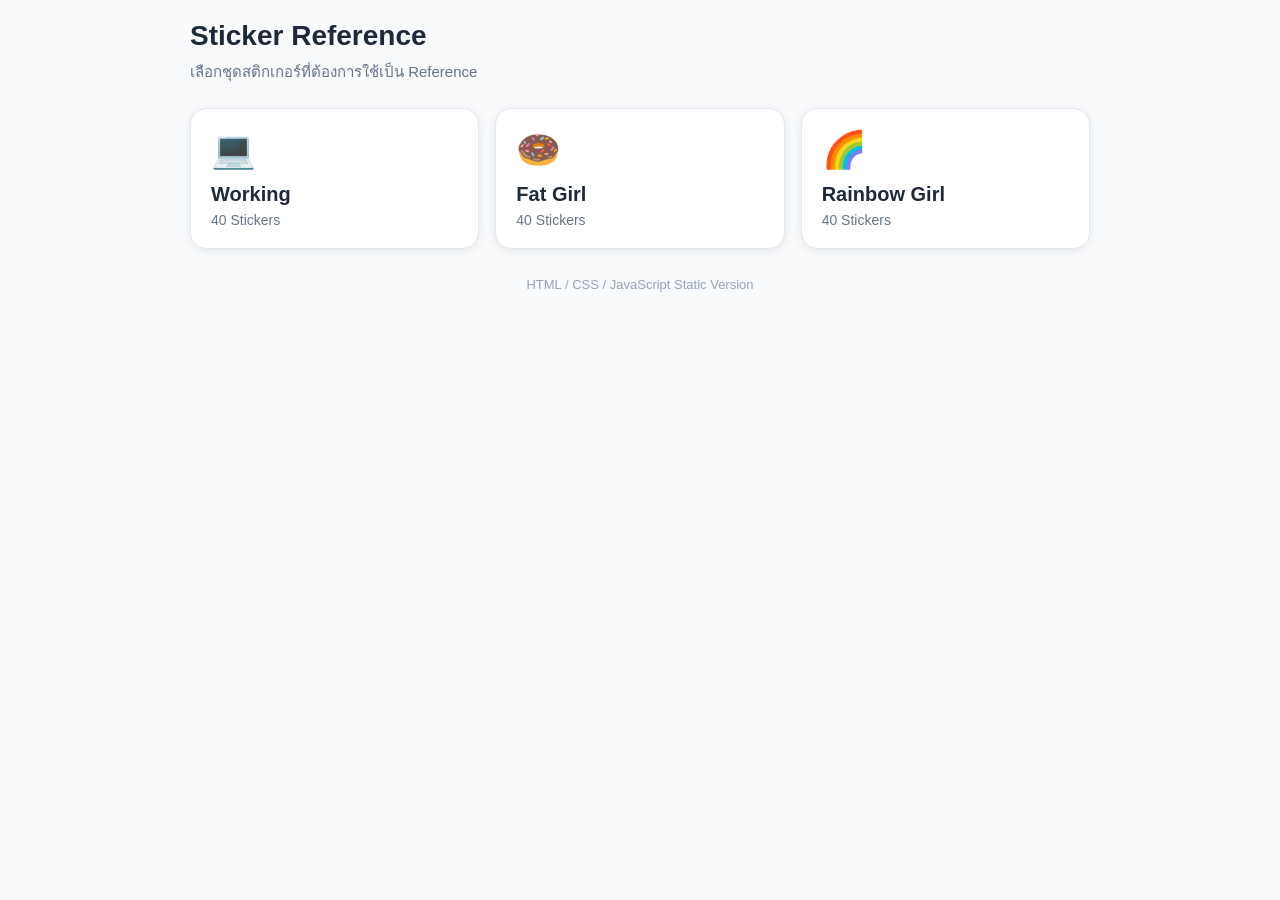
<file: index.html>
<!doctype html>
<html lang="th">
  <head>
    <meta charset="UTF-8" />
    <meta name="viewport" content="width=device-width, initial-scale=1.0" />

    <title>Sticker Reference</title>

    <style>
      * {
        box-sizing: border-box;
      }

      body {
        margin: 0;
        font-family: Arial, sans-serif;
        background: #f8fafc;
        color: #1e293b;
        padding: 20px;
      }

      .container {
        max-width: 900px;
        margin: 0 auto;
      }

      h1 {
        margin: 0;
        font-size: 28px;
      }

      .subtitle {
        margin-top: 8px;
        margin-bottom: 24px;
        color: #64748b;
        font-size: 15px;
      }

      .collection-grid {
        display: grid;
        grid-template-columns: repeat(auto-fill, minmax(220px, 1fr));
        gap: 16px;
      }

      .collection-card {
        display: block;
        text-decoration: none;
        color: inherit;
        background: white;
        border-radius: 16px;
        padding: 20px;
        box-shadow: 0 2px 10px rgba(0, 0, 0, 0.08);
        border: 1px solid #e2e8f0;
        transition: 0.2s;
      }

      .collection-card:hover {
        transform: translateY(-3px);
        box-shadow: 0 8px 18px rgba(0, 0, 0, 0.12);
      }

      .icon {
        font-size: 36px;
        margin-bottom: 12px;
      }

      .title {
        font-size: 20px;
        font-weight: bold;
        margin-bottom: 6px;
      }

      .count {
        color: #64748b;
        font-size: 14px;
      }

      .footer-note {
        margin-top: 28px;
        color: #94a3b8;
        font-size: 13px;
        text-align: center;
      }
    </style>
  </head>

  <body>
    <div class="container">
      <h1>Sticker Reference</h1>
      <div class="subtitle">เลือกชุดสติกเกอร์ที่ต้องการใช้เป็น Reference</div>

      <div class="collection-grid">
        <a class="collection-card" href="working.html">
          <div class="icon">💻</div>
          <div class="title">Working</div>
          <div class="count">40 Stickers</div>
        </a>

        <a class="collection-card" href="fat_girl.html">
          <div class="icon">🍩</div>
          <div class="title">Fat Girl</div>
          <div class="count">40 Stickers</div>
        </a>

        <a class="collection-card" href="rainbow_girl.html">
          <div class="icon">🌈</div>
          <div class="title">Rainbow Girl</div>
          <div class="count">40 Stickers</div>
        </a>
      </div>

      <div class="footer-note">HTML / CSS / JavaScript Static Version</div>
    </div>
  </body>
</html>
</file>
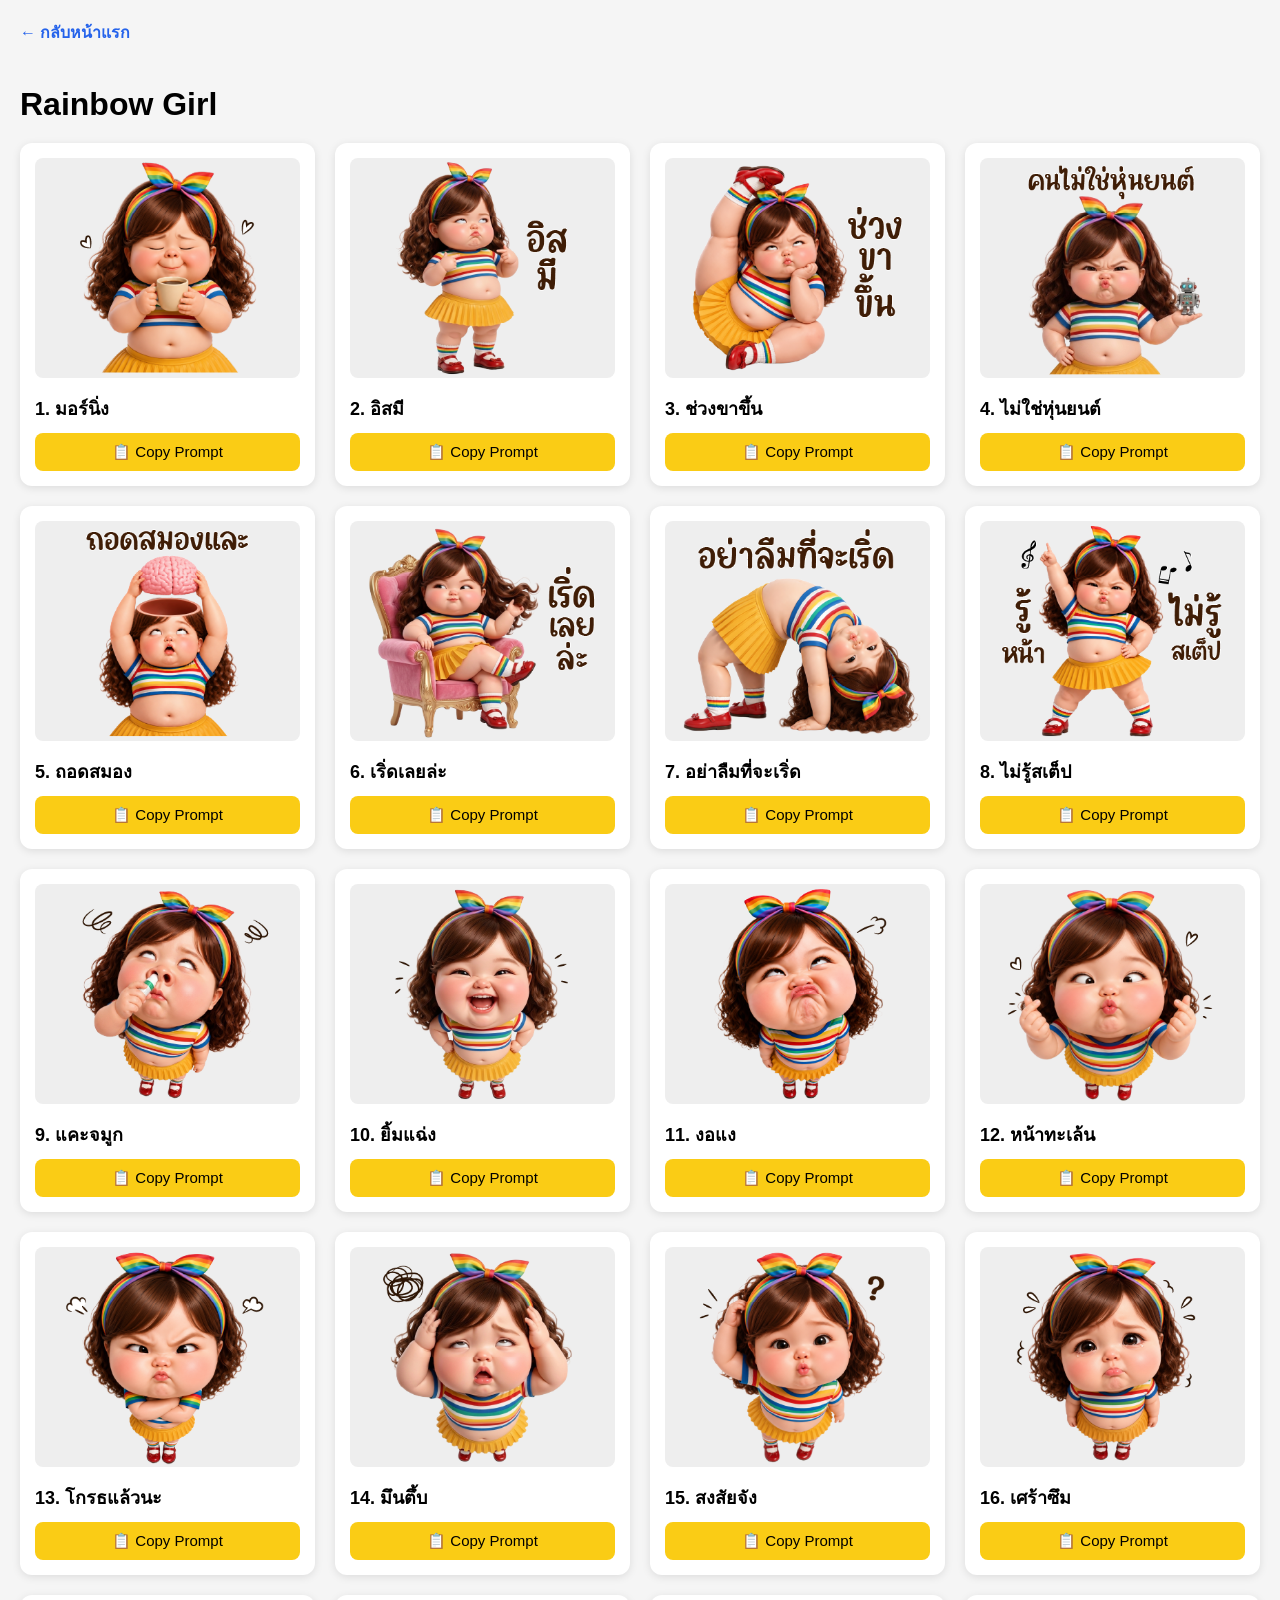
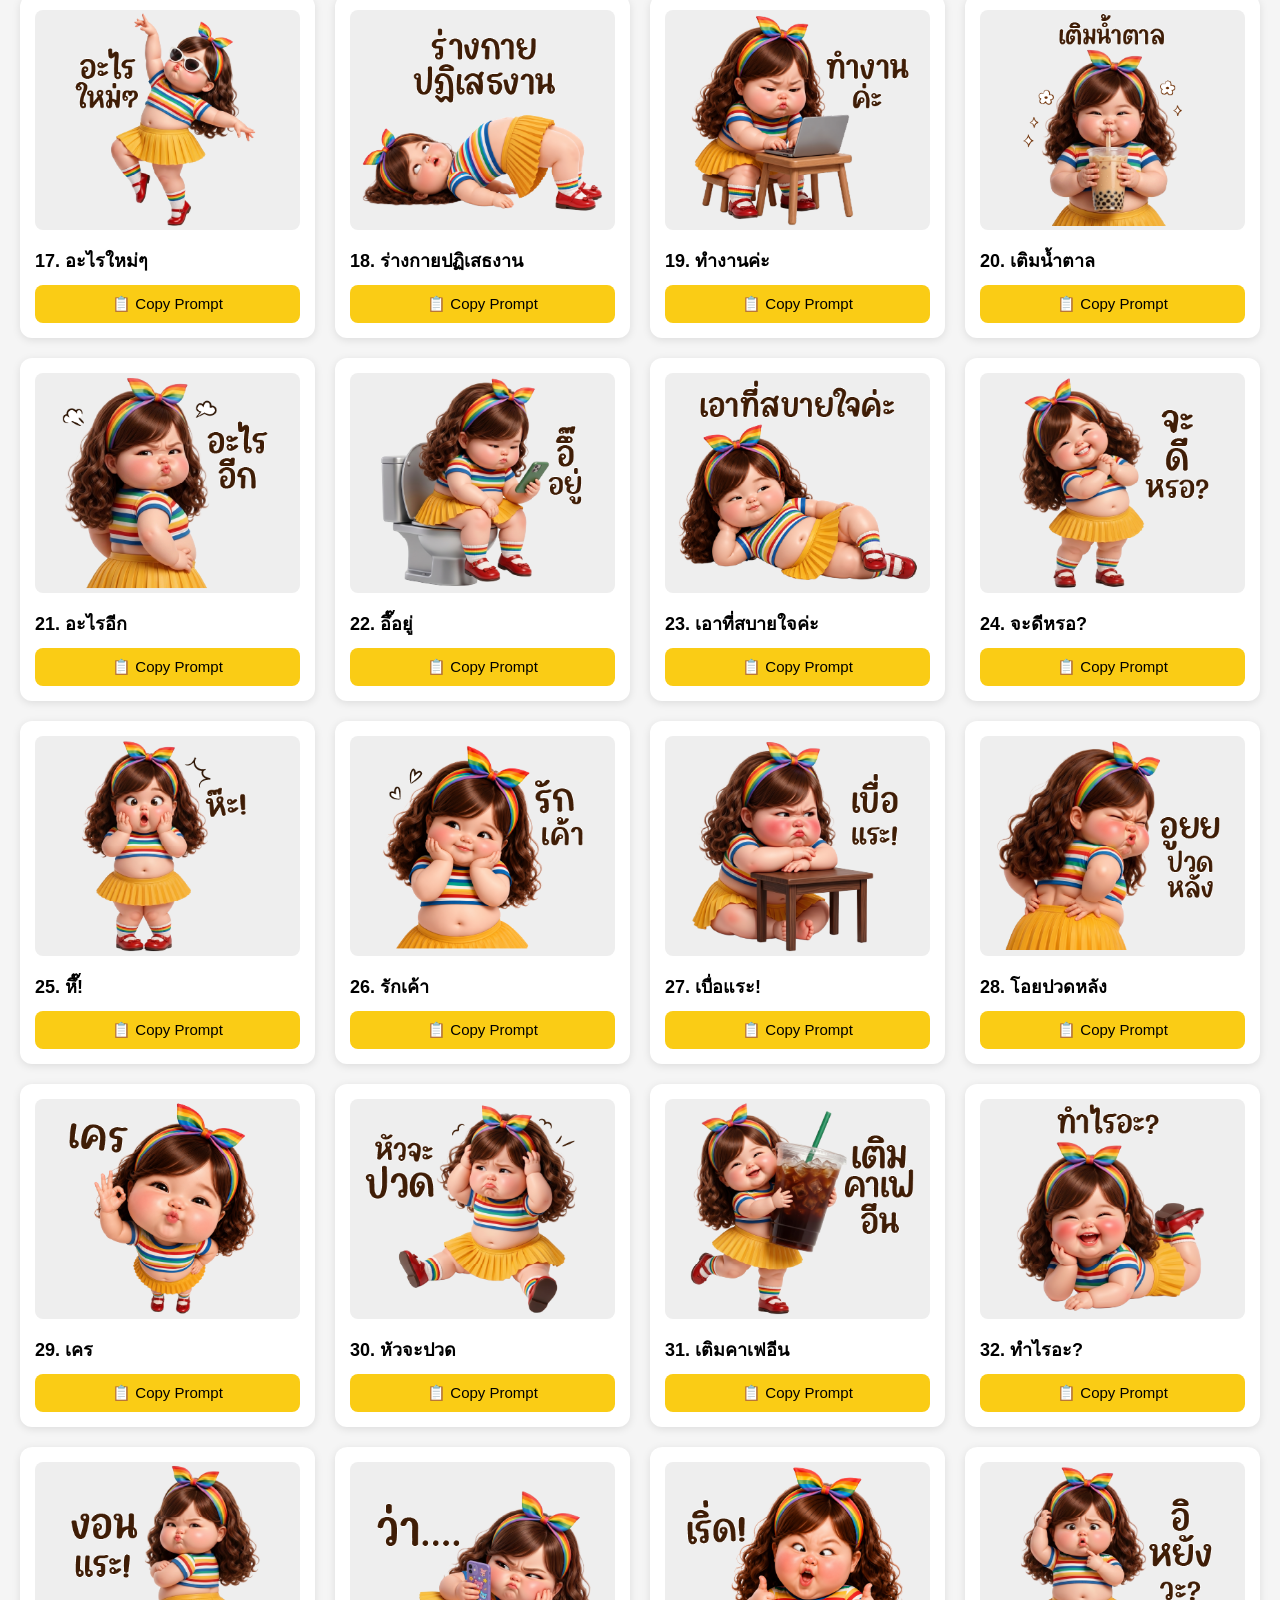
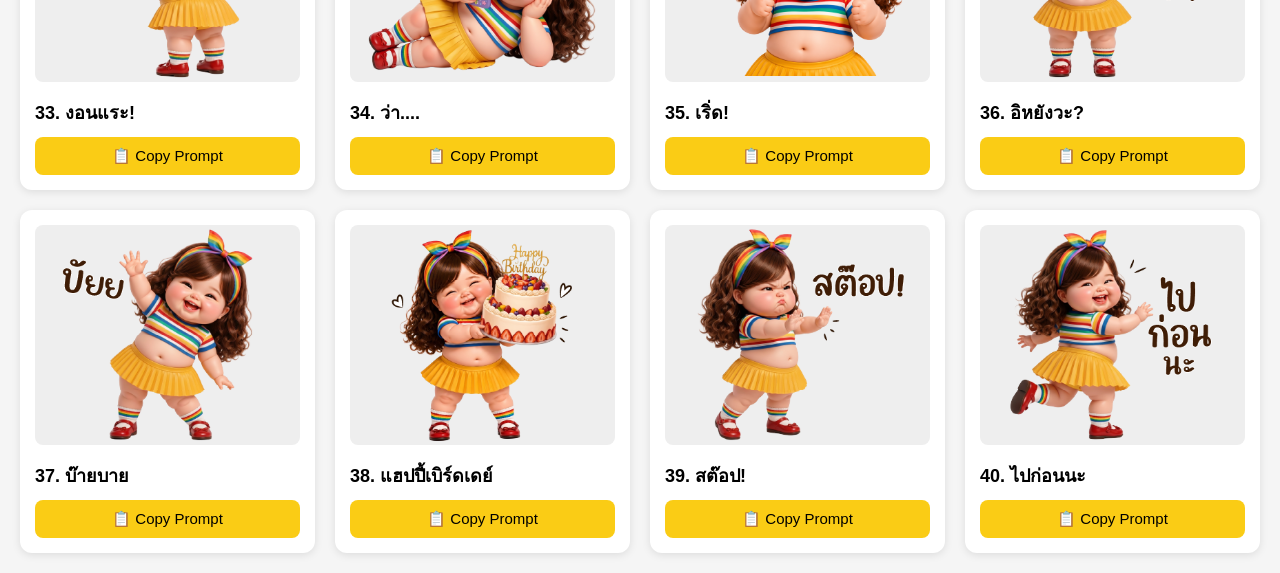
<file: rainbow_girl.html>
<!doctype html>
<html lang="th">
  <head>
    <meta charset="UTF-8" />
    <meta name="viewport" content="width=device-width, initial-scale=1.0" />

    <title>Rainbow Girl</title>

    <link rel="stylesheet" href="css/style.css" />
  </head>

  <body>
    <a class="back" href="index.html">← กลับหน้าแรก</a>

    <h1>Rainbow Girl</h1>

    <div class="grid" id="grid"></div>

    <script>
      // Sticker Data
      const stickers = [
        {
          number: 1,
          title: "มอร์นิ่ง",
          image: "img/rainbow_girl/1.png",
          prompt: [
            "ท่าทาง :",
            "ยืนหันหน้าตรง ลำตัวตั้งตรง ทิ้งน้ำหนักลงบนขาขวาเล็กน้อยและดันพุงกลมมนยื่นออกมาด้านหน้า สองมือยกขึ้นมาในระดับอกโดยใช้ฝ่ามือและนิ้วมือทั้งสิบประคองโอบรอบแก้วเซรามิกมีหูสีครีม ขยับตัวนำขอบแก้วมาจ่อชิดที่บริเวณริมฝีปากในท่ากำลังเป่าลมหรือเตรียมละเลียดดื่มเครื่องดื่มอุ่นๆ อย่างผ่อนคลาย",
            "",
            "สีหน้า :",
            "คิ้วโก่งโค้งเป็นธรรมชาติ ดวงตาทั้งสองข้างปิดสนิทในลักษณะหลับตาพริ้ม ริมฝีปากบนและล่างยกโค้งขึ้นเล็กน้อยเป็นรอยยิ้มละมุนละไม แก้มทั้งสองข้างป่องพองลมออกด้านข้างเล็กน้อยและมีปื้นสีชมพูระเรื่อ แสดงอารมณ์เปี่ยมสุข สดชื่น และฟินกับเครื่องดื่มยามเช้า",
          ].join("\n"),
        },
        {
          number: 2,
          title: "อิสมี",
          image: "img/rainbow_girl/2.png",
          prompt: [
            "ท่าทาง :",
            "ยืนหันหน้าตรง ลำตัวตั้งตรงเป็นแกนตรง ไม่มีการบิดเอว ปล่อยแขนทั้งสองข้างทิ้งลงขนานกับข้างลำตัวอย่างเป็นอิสระ ฝ่ามือทั้งสองข้างปล่อยคว่ำตามธรรมชาติ นิ้วมือเหยียดตรงคลายตัว ยืนกางขาออกเล็กน้อยพอดีกับความกว้างของไหล่ ยื่นพุงกลมๆ ออกมาด้านหน้า",
            "",
            "สีหน้า :",
            "คิ้วพาดตรงขนานกับดวงตา ดวงตาทั้งสองข้างเบิกเปิดกว้าง นัยน์ตาสีดำกลมโตจ้องมองตรงมาด้านหน้าอย่างมั่นใจและใสซื่อ ริมฝีปากปิดสนิทแต่ยกมุมปากขึ้นเล็กน้อยเป็นรอยยิ้มบางๆ แก้มอิ่มอวบอิ่มมน มีสีชมพูจางๆ สื่ออารมณ์มั่นใจ เป็นมิตร และพร้อมแนะนำตัว",
          ].join("\n"),
        },
        {
          number: 3,
          title: "ช่วงขาขึ้น",
          image: "img/rainbow_girl/3.png",
          prompt: [
            "ท่าทาง :",
            "นั่งหันหน้าตรง ทว่าแกนลำตัวบิดเอียงไปทางขวาเล็กน้อย นั่งชันหัวเข่าข้างซ้ายขึ้นสูงระดับอก ส่วนขาขวาพับงอราบกับพื้น มือซ้ายงอข้อศอกขึ้นโดยใช้นิ้วชี้และนิ้วกลางค้ำยันอยู่ใต้คางเพื่อเท้าคาง ส่วนแขนขวาวางพาดปล่อยสบายบนหัวเข่าซ้ายที่ชันขึ้นมา ลำตัวทิ้งน้ำหนักไปทางด้านหลัง",
            "",
            "สีหน้า :",
            "คิ้วขวาเลิกสูงขึ้นเล็กน้อยกว่าคิ้วซ้าย ดวงตาทั้งสองข้างเปิดอยู่ครึ่งหนึ่งในลักษณะตาปรือเล็กน้อย มองตรงมาอย่างไร้ความรู้สึก ริมฝีปากปิดสนิทพาดเป็นเส้นตรง ใบหน้าเรียบเฉย ไร้อารมณ์ สื่อถึงความรู้สึกเบื่อหน่าย ปล่อยจอย หรือกำลังครุ่นคิดในใจ",
          ].join("\n"),
        },
        {
          number: 4,
          title: "ไม่ใช่หุ่นยนต์",
          image: "img/rainbow_girl/4.png",
          prompt: [
            "ท่าทาง :",
            "ยืนเอียงมุม 3/4 ไปทางขวา แขนขวาปล่อยลงข้างลำตัว แขนซ้ายยกขึ้นหักข้อศอก ยื่นฝ่ามือซ้ายแบออกไปด้านหน้าในระดับอก โดยมีหุ่นยนต์ของเล่นตัวเล็กสีน้ำเงินเทาวางอยู่บนกลางฝ่ามือ แกนลำตัวส่วนบนเอนไปด้านหลังเล็กน้อยเหมือนกำลังถอยห่างจากวัตถุในมือ",
            "",
            "สีหน้า :",
            "คิ้วทั้งสองข้างขมวดมุ่นเข้าหากันจนเกือบชนตรงกลาง ดวงตาโตเบิกกว้างจ้องเขม็งลงมาที่หุ่นยนต์ของเล่นบนฝ่ามือด้วยสายตาไม่พึงใจ มุมปากทั้งสองข้างตกลงอย่างเห็นได้ชัดจนปากคว่ำ แก้มทั้งสองข้างขยายออกหนาแน่น สื่ออารมณ์บึ้งตึง หงุดหงิดใจ และไม่พอใจอย่างรุนแรง",
          ].join("\n"),
        },
        {
          number: 5,
          title: "ถอดสมอง",
          image: "img/rainbow_girl/5.png",
          prompt: [
            "ท่าทาง :",
            "ยืนหันหน้าตรง ลำตัวเหยียดตรง ขาทั้งสองข้างชิดกัน ยกร่างกายท่อนบนขึ้นตรง สองมือชูขึ้นเหนือศีรษะ ข้อมือหักเข้าหาเข้าหากัน โดยนิ้วมือทั้งสิบกำลังจับและยกโมเดลรูปสมองสีชมพูขนาดกะทัดรัดลอยเด่นอยู่เหนือกลางศีรษะพอดี เหมือนกำลังยกเอาสมองออกจากหัว",
            "",
            "สีหน้า :",
            "คิ้วสองข้างเลิกขึ้นสูงจนโก่งเรียว ดวงตาทั้งสองข้างเบิกกว้างเต็มที่จนนัยน์ตาเหลือกขึ้นไปมองด้านบนเล็กน้อย ริมฝีปากอ้าเผยอค้างออกเป็นรูปวงรีจนเห็นช่องปากด้านใน แก้มทั้งสองข้างดูตอบลงเล็กน้อย สื่อถึงอารมณ์เอ๋ออ๋อ ไร้สติ สมองว่างเปล่าและหลุดลอย",
          ].join("\n"),
        },
        {
          number: 6,
          title: "เริ่ดเลยล่ะ",
          image: "img/rainbow_girl/6.png",
          prompt: [
            "ท่าทาง :",
            "นั่งหันหน้าตรงอยู่กึ่งกลางเก้าอี้พนักพิงสูงสไตล์หลุยส์สีชมพูขอบทอง ท่าทางนั่งไขว่ห้างโดยยกขาซ้ายพาดทับบนต้นขาขวา แขนทั้งสองข้างกางออกและวางพาดข้อมือยาวไปตามพนักพิงแขนของเก้าอี้อย่างหรูหรา ลำตัวตั้งตรงสง่างาม แฝงความโอ่อ่า",
            "",
            "สีหน้า :",
            "คิ้วโก่งเรียวสวยรับกับดวงตา ดวงตาเบิกกว้าง แววตาเป็นประกายวิบวับสดใส มองตรงมาอย่างมีพลัง ริมฝีปากอ้ากว้างยิ้มแฉ่งจนเห็นฟันสีขาวเรียงตัวสวย แก้มยุ้ยยกดันขึ้นสูงจนเห็นเป็นก้อนกลมชัดเจน สื่ออารมณ์ภูมิใจ มั่นใจในตัวเองเต็มเปี่ยม และรู้สึกหรูหราเริ่ดเชิด",
          ].join("\n"),
        },
        {
          number: 7,
          title: "อย่าลืมที่จะเริ่ด",
          image: "img/rainbow_girl/7.png",
          prompt: [
            "ท่าทาง :",
            "ร่างกายทำท่าสะพานโค้งผาดโผน แกนลำตัวแอ่นโค้งงอไปด้านหลังจนสุด ฝ่ามือทั้งสองข้างและปลายเท้าทั้งสองข้างยึดแตะอยู่บนพื้นอย่างมั่นคง หัวขยับทิ้งดิ่งลงด้านล่างในลักษณะกลับหัว โชว์หน้าท้องกลมมนเด่นชัดอยู่ตรงกลางกึ่งกลางส่วนโค้ง",
            "",
            "สีหน้า :",
            "แม้ใบหน้าจะกลับหัวแต่ยังคงมองตรงมา คิ้วเลิกขึ้นเล็กน้อย ดวงตาทั้งสองข้างเบิกกว้างกลมโตและแฝงความระยิบระยับ ปากอ้ากว้างขยายออกเป็นรอยยิ้มกว้างจนเห็นฟันบนและฟันล่าง แก้มเบียดดันขึ้นด้านบน (ตามทิศทางใบหน้ากลับหัว) สื่ออารมณ์สนุกสนาน สะใจ ทะเล้น และไร้ขีดจำกัด",
          ].join("\n"),
        },
        {
          number: 8,
          title: "ไม่รู้สเต็ป",
          image: "img/rainbow_girl/8.png",
          prompt: [
            "ท่าทาง :",
            "ยืนหันหน้าตรง ลำตัวบิดเอียงเอวขวาไปด้านข้าง ขาซ้ายยืนเต็มเท้าทิ้งน้ำหนัก ขาขวายกงอเข่าขึ้นลอยจากพื้น แขนขวาชูเหยียดตรงขึ้นไปเหนือศีรษะแล้วหักข้อมือลง แขนซ้ายกางออกด้านข้างลำตัวและยกขึ้นเล็กน้อย ฝ่ามือทั้งสองแบออกและงอนิ้วมือคล้ายกำลังเต้นตามจังหวะเพลง",
            "",
            "สีหน้า :",
            "คิ้วขยับยกขึ้นทั้งสองข้าง ดวงตาปิดแน่นในลักษณะหลับตาพริ้มเคลิบเคลิ้ม หัวเอียงไปทางขวาเล็กน้อย ริมฝีปากอ้ากว้างขยายออกเป็นรูปครึ่งวงกลมคล้ายกำลังส่งเสียงร้องเพลงหรือหัวเราะ แก้มป่องอมชมพู สื่ออารมณ์ร่าเริงสุดขีด เพลิดเพลิน และสนุกสนานจนลืมตัว",
          ].join("\n"),
        },
        {
          number: 9,
          title: "แคะจมูก",
          image: "img/rainbow_girl/9.png",
          prompt: [
            "ท่าทาง :",
            "ยืนหันหน้าตรง ลำตัวตั้งตรงนิ่ง ปล่อยแขนซ้ายทิ้งลงข้างลำตัวแนบชิดผิว แขนขวายกขึ้นหักข้อศอกงอขึ้นด้านบน ข้อมือขวาขยับเข้าใกล้ใบหน้า โดยใช้นิ้วชี้ของมือขวาจิ้มสวนลึกเข้าไปภายในรูจมูกข้างขวาตรงๆ ขาขวายืนลงน้ำหนักมั่นคง ดันหน้าท้องยื่นออกมา",
            "",
            "สีหน้า :",
            "คิ้วทั้งสองข้างพาดตรงเรียบนิ่ง ดวงตาเบิกกว้างแต่ลูกตาดำทับเหล่เหวอขึ้นไปด้านบน (ตาเหลือกมองบน) ริมฝีปากห่อเข้าหากันจนเป็นรูเล็กขยับยื่นออกมาด้านหน้าเป็นปากจู๋ แก้มทั้งสองข้างดูเรียวตึง สื่ออารมณ์อึนๆ ผ่อนคลายแบบกวนๆ ไม่สนใจโลกและตลกขบขัน",
          ].join("\n"),
        },
        {
          number: 10,
          title: "ยิ้มแฉ่ง",
          image: "img/rainbow_girl/10.png",
          prompt: [
            "ท่าทาง :",
            "ยืนหันหน้าตรง ลำตัวส่วนบนเอนโน้มมาทางด้านหน้าเล็กน้อย ขาทั้งสองข้างกางออกเล็กน้อย สองแขนกางออกห่างจากลำตัวด้านข้างประมาณ 45 องศา ฝ่ามือทั้งสองข้างแบเหยียดออกและหันฝ่ามือมาด้านหน้า ดันหน้าท้องและก้นงอนไปด้านหลังเล็กน้อย",
            "",
            "สีหน้า :",
            "คิ้วขยับโค้งลงตามแรงบีบของใบหน้า ดวงตาทั้งสองข้างปิดแน่นสนิทจนหยีเล็กลงเป็นเส้นสระอิ (หลับตาปี๋) ริมฝีปากอ้าขยายกว้างออกด้านข้างมากที่สุดจนเห็นฟันบนสีขาวเรียงกันแน่น แก้มยุ้ยทั้งสองข้างดันโป่งนูนขึ้นสูงจนเบียดดวงตา สื่ออารมณ์มีความสุขล้นพ้น สดใส และจริงใจ",
          ].join("\n"),
        },
        {
          number: 11,
          title: "งอแง",
          image: "img/rainbow_girl/11.png",
          prompt: [
            "ท่าทาง :",
            "ยืนหันหน้าตรง ปล่อยมือสองข้างลงข้างลำตัว คอเอียงขวาเล็กน้อย ลำตัวเกร็ง แฝงท่าทีขัดขืนและไม่ยอมขยับเขยื้อนไปไหน",
            "",
            "สีหน้า :",
            "คิ้วทั้งสองข้างขมวดมุ่นเข้าหากันจนหน้าผากย่น ดวงตาทั้งสองข้างหดหยีเล็กน้อยมองตรงมา ปลายจมูกย่นเข้าหากัน ริมฝีปากบนขยับห่อและยื่นดันออกมาด้านหน้าจนกลายเป็นปากจู๋หนาเตอะ แก้มยุ้ยสองข้างพองลมแน่น สื่ออารมณ์แง่งอน เอาแต่ใจ และงอแงเต็มขั้น",
          ].join("\n"),
        },
        {
          number: 12,
          title: "หน้าทะเล้น",
          image: "img/rainbow_girl/12.png",
          prompt: [
            "ท่าทาง :",
            "ยืนหันหน้าตรง ทว่ายื่นศีรษะและลำตัวส่วนบนโน้มเข้ามาใกล้ด้านหน้าอย่างกวนๆ แขนทั้งสองข้างงอข้อศอกยกขึ้นมาในระดับอก ข้อมือสองข้างหักเข้าหาใบหน้า โดยใช้นิ้วชี้และนิ้วโป้งของทั้งสองมือจับจีบเข้าหากันคล้ายท่าขยิบตาหรือทำท่าประกอบ",
            "",
            "สีหน้า :",
            "คิ้วขวาเลิกขึ้นสูง คิ้วซ้ายขมวดต่ำ ดวงตาขวากระพริบปิดสนิท (ขยิบตา) ส่วนดวงตาซ้ายเปิดกว้างและลูกตาดำเหล่ขยับเข้าหากึ่งกลางจมูก (ตาเหล่) ริมฝีปากห่อกลมยื่นอกมาเป็นปากจู๋ แก้มเบ่งบาน สื่ออารมณ์ทะเล้น ทะเล้นกวนประสาท และขี้เล่นสุดๆ",
          ].join("\n"),
        },
        {
          number: 13,
          title: "โกรธแล้วนะ",
          image: "img/rainbow_girl/13.png",
          prompt: [
            "ท่าทาง :",
            "ยืนหันหน้าตรง กอดอกแน่น ลำตัวตรงและตั้งเกร็งนิ่งขึง ไหล่ทั้งสองข้างยกเชิดขึ้นสูง ขาทั้งสองข้างยืนชิดกักเก็บน้ำหนักอย่างมั่นคง ไม่ขยับเขยื้อน",
            "",
            "สีหน้า :",
            "คิ้วทั้งสองข้างขมวดเข้าหากันอย่างรุนแรงจนคิ้วชนกันเป็นเส้นเฉียงลง ดวงตาทั้งสองข้างเบิกกลมโตจ้องเขม็งตรงมาด้านหน้าด้วยสายตาดุดัน ริมฝีปากเม้มแน่นและเม้มมุมปากตกลงด้านล่างอย่างชัดเจนจนปากคว่ำ แก้มตึงหนา สื่ออารมณ์โกรธจัด ขัดใจ และไม่พอใจอย่างรุนแรง",
          ].join("\n"),
        },
        {
          number: 14,
          title: "มึนตึ้บ",
          image: "img/rainbow_girl/14.png",
          prompt: [
            "ท่าทาง :",
            "ยืนหันหน้าตรง ลำตัวตั้งตรงแต่ไหล่ลู่ตก สองมือยกขึ้นเหนือไหล่ ขยับฝ่ามือทั้งสองเข้ากุมขมับข้างศีรษะ โดยใช้นิ้วมือทั้งสิบกางออกและกุมขยำนวดวนบริเวณศีรษะท่อนบน ข้อศอกทั้งสองกางออกด้านข้าง",
            "",
            "สีหน้า :",
            "คิ้วสองข้างขมวดเข้าหากันเล็กน้อยและเฉียงขึ้น ดวงตาทั้งสองข้างเปิดอยู่เพียงครึ่งเดียวในลักษณะตาปรือลอยล้า ลูกตาจ้องมองขึ้นด้านบนเล็กน้อย ริมฝีปากอ้าเผยอค้างออกเล็กน้อย ปากแห้งผาก แก้มยุ้ยล้าตึง สื่ออารมณ์มึนงง เครียดจัด หัวจะปวด และสมองตื้อคิดอะไรไม่ออก",
          ].join("\n"),
        },
        {
          number: 15,
          title: "สงสัยจัง",
          image: "img/rainbow_girl/15.png",
          prompt: [
            "ท่าทาง :",
            "ยืนตรง ทว่าเอียงคอแปรแกนศีรษะเอียงไปทางขวาอย่างเห็นได้ชัด แขนซ้ายปล่อยลงข้างลำตัว แขนขวายกขึ้นหักข้อศอกชี้ลงล่าง ขยับข้อมือขวาขึ้นไปอยู่เหนือใบหูขวา โดยใช้ปลายนิ้วชี้ของมือขวาทำท่าเกาหรือแตะเบาๆ ที่บริเวณศีรษะซีกขวา",
            "",
            "สีหน้า :",
            "คิ้วซ้ายพาดตรง คิ้วขวายกขยับเลิกขึ้นสูงดูลึกลับ ดวงตาทั้งสองข้างเบิกกว้างกลมโต ทว่าลูกตาดำทั้งสองแอบเหลือบมองเฉียงขึ้นไปทางด้านบนซ้าย ริมฝีปากบนและล่างเผยอแยกออกจากกันเล็กน้อยจนเห็นช่องปาก สื่ออารมณ์ฉงนใจ สงสัยใคร่รู้ และกำลังตั้งคำถาม",
          ].join("\n"),
        },
        {
          number: 16,
          title: "เศร้าซึม",
          image: "img/rainbow_girl/16.png",
          prompt: [
            "ท่าทาง :",
            "ยืนหันหน้าตรง แกนลำตัวห่อเหี่ยวและงอโน้มมาด้านหน้าเล็กน้อย ไหล่ทั้งสองลู่ตกอย่างหมดแรง แขนขวาและแขนซ้ายปล่อยทิ้งน้ำหนักลู่ลงตรงๆ แนบชิดสนิทข้างลำตัว ท่าทางไร้ชีวิตชีวา",
            "",
            "สีหน้า :",
            "คิ้วทั้งสองข้างตกห้อยลงด้านข้างดูลดหดหู่ ดวงตาทั้งสองข้างหรี่เล็กลง นัยน์ตามีประกายน้ำตาใสๆ คลอเบ้าเต็มเปี่ยม ปากคว่ำลงด้านล่างอย่างรุนแรงและเม้มริมฝีปากแน่น แก้มทั้งสองข้างดูย้อยตกตามแรงโน้มถ่วง สื่ออารมณ์เศร้าสร้อย เสียใจ เจ็บปวดใจ และกำลังจะร้องไห้",
          ].join("\n"),
        },
        {
          number: 17,
          title: "อะไรใหม่ๆ",
          image: "img/rainbow_girl/17.png",
          prompt: [
            "ท่าทาง :",
            "ยืนหันหน้าตรง ลำตัวตั้งตรงแต่จัดท่าสไตล์โพสแบบโมเดล ขาขวายืนตรงเขย่งปลายเท้าทิ้งน้ำหนัก ขาซ้ายยกพับงอข้อเข่าขึ้นสูงด้านข้าง แขนทั้งสองข้างกางเหยียดออกไปด้านข้างลำตัวเกือบขนานกับพื้น ฝ่ามือทั้งสองคว่ำลงเพื่อช่วยทรงตัว",
            "",
            "สีหน้า :",
            "ใบหน้าเชิดขึ้นเล็กน้อย สวมใส่แว่นกันแดดทรงเหลี่ยมสีดำสนิทบดบังดวงตาและคิ้วทั้งหมด มุมปากด้านขวายกขยับขึ้นสูงกว่าปกติกลายเป็นรอยยิ้มมุมปากที่ดูเจ้าเล่ห์และมั่นใจ แก้มยกกระชับ สื่ออารมณ์โหมดเท่ เก๋ไก๋ มั่นใจในตัวเอง และมีความลึกลับน่าค้นหา",
          ].join("\n"),
        },
        {
          number: 18,
          title: "ร่างกายปฏิเสธงาน",
          image: "img/rainbow_girl/18.png",
          prompt: [
            "ท่าทาง :",
            "ร่างกายทิ้งตัวนอนหงายราบแอ่นไปกับพื้น แกนลำตัวช่วงอกและท้องแอ่นโค้งยกขึ้นลอยเหนือพื้น ทว่าส่วนศีรษะ แผ่นหลังตอนบน และปลายเท้าทั้งสองข้างแตะยึดอยู่บนพื้น ขาทั้งสองข้างงอหักข้อเข่าชันขึ้นชี้ฟ้า สองแขนปล่อยวางข้างลำตัว",
            "",
            "สีหน้า :",
            "ใบหน้าแหงนหงายขึ้นด้านบน คิ้วพาดเฉยเรียบนิ่ง ดวงตาทั้งสองข้างปิดสนิทหลับตาพริ้มไร้ความกังวล ริมฝีปากเผยอแยกออกขนานเป็นเส้นตรง ใบหน้าดูนิ่งสงบ ปราศจากความรู้สึกใดๆ สื่ออารมณ์หมดสภาพ ปล่อยวาง เหนื่อยล้าจนวิญญาณหลุดออกจากร่าง",
          ].join("\n"),
        },
        {
          number: 19,
          title: "ทำงานค่ะ",
          image: "img/rainbow_girl/19.png",
          prompt: [
            "ท่าทาง :",
            "นั่งหันหน้าตรงอยู่บนเก้าอี้ไม้ทรงเตี้ย ลำตัวโน้มเอียงไปข้างหน้าค่อนข้างมาก สองแขนยื่นตรงไปด้านหน้าหักข้อมือลง โดยนิ้วมือทั้งสิบกำลังรัวกดแป้นพิมพ์บนตัวเครื่องโน้ตบุ๊กสีเทาที่วางเด่นอยู่บนโต๊ะไม้ตัวเล็กตรงหน้า",
            "",
            "สีหน้า :",
            "คิ้วทั้งสองข้างขมวดมุ่นเข้าหากันหนาแน่นจนเกิดรอยย่นตรงกลาง ดวงตาโตเบิกกว้างจ้องเขม็งดิ่งตรงไปที่หน้าจอโน้ตบุ๊กอย่างไม่ลดละสายตา ริมฝีปากเม้มเข้าหากันแน่นเป็นเส้นตรง แก้มยุ้ยดูเกร็ง สื่ออารมณ์เคร่งเครียด จริงจัง เร่งรีบ และกำลังตั้งใจปั่นงานอย่างบ้าคลั่ง",
          ].join("\n"),
        },
        {
          number: 20,
          title: "เติมน้ำตาล",
          image: "img/rainbow_girl/20.png",
          prompt: [
            "ท่าทาง :",
            "ยืนหันหน้าตรง ลำตัวตรง สองมือยกขึ้นมาระดับอกโดยนิ้วมือโอบรอบและประคองแก้วพลาสติกใสบรรจุชานมสีน้ำตาลและเม็ดไข่มุกสีดำขนาดใหญ่ ขยับแก้วเข้าใกล้ใบหน้าโดยใช้ปากงับและดูดหลอดดูดสีครีมที่ปักอยู่ในแก้ว",
            "",
            "สีหน้า :",
            "คิ้วโก่งขยายออก ดวงตาทั้งสองข้างเบิกกว้าง แววตาเป็นประกายวิบวับเป็นรูปดวงดาวสว่างไสว ริมฝีปากห่อเข้ารอบหลอด แก้มยุ้ยทั้งสองข้างพองออกจนป่องลมกลมมนพร้อมมีสีชมพูเข้มเด่นชัด สื่ออารมณ์ฟินสุดขีด เต็มอิ่ม มีความสุข และได้รับพลังงานความหวาน",
          ].join("\n"),
        },
        {
          number: 21,
          title: "อะไรอีก",
          image: "img/rainbow_girl/21.png",
          prompt: [
            "ท่าทาง :",
            "ลำตัวช่วงล่างบิดหันข้างไปทางซ้าย ทว่าแกนลำตัวช่วงบนและศีรษะหมุนเอี้ยวบิดกลับมามองข้ามไหล่ตรงมาด้านหลัง มือขวายกขึ้นมาค้ำไว้ที่บริเวณเอวหรือสะโพกขวา แขนซ้ายปล่อยลงข้างลำตัว ขาขวาเหยียดตึง",
            "",
            "สีหน้า :",
            "คิ้วซ้ายพาดตรง คิ้วขวาขมวดเอียงลง ดวงตาทั้งสองข้างหรี่เล็กลงเป็นตาขวาง สายตาจ้องตวัดมองค้อนตรงมาด้วยความไม่ไว้ใจ ริมฝีปากเม้มพับแน่นและมุมปากคว่ำลง แก้มตึง สื่ออารมณ์รำคาญใจ ระแวง จับผิด และประชดประชันในใจ",
          ].join("\n"),
        },
        {
          number: 22,
          title: "อึ๊อยู่",
          image: "img/rainbow_girl/22.png",
          prompt: [
            "ท่าทาง :",
            "นั่งอยู่บนโถสุขภัณฑ์ชักโครกสีขาวหันหน้าตรง แกนลำตัวโน้มโค้งงอไปด้านหน้าเล็กน้อย ข้อศอกทั้งสองข้างยกขึ้นพับเข้าหาลำตัว โดยมือทั้งสองข้างกุมจับเครื่องสมาร์ทโฟนสีเทาไว้ในแนวตั้งตรงหน้าในระดับอก",
            "",
            "สีหน้า :",
            "คิ้วทั้งสองข้างขมวดมุ่นชนกันตรงกลางจนหน้าผากย่น ดวงตาหยีเล็กลงและเพ่งมองต่ำ นิ้วหน้าด้วยความทรมาน ริมฝีปากเม้มเข้าหากันแน่นจนเป็นเส้นโค้งคว่ำลงเล็กน้อย แก้มยุ้ยสองข้างเบ่งพองลมจนแน่นหนา สื่ออารมณ์เคร่งเครียด อดทน และกำลังใช้ความพยายามเบ่งถ่ายอย่างยากลำบาก",
          ].join("\n"),
        },
        {
          number: 23,
          title: "เอาที่สบายใจค่ะ",
          image: "img/rainbow_girl/23.png",
          prompt: [
            "ท่าทาง :",
            "นอนตะแคงขวาเหยียดลู่ไปตามพื้นราบ แกนลำตัวและขาซ้อนทับกันเหยียดตรง แขนขวายกงอข้อศอกตั้งขึ้นพับอยู่ใต้ศีรษะ โดยใช้ฝ่ามือขวาค้ำรองรับบริเวณข้างแก้วขวาเพื่อหนุนนอนแทนหมอน แขนซ้ายปล่อยพาดขนานไปตามส่วนโค้งของสะโพกซ้าย",
            "",
            "สีหน้า :",
            "คิ้วขวาพาดตรง คิ้วซ้ายเลิกขึ้นเล็กน้อย ดวงตาทั้งสองข้างเปิดอยู่ครึ่งเดียวในลักษณะตาปรือมองตรงมาอย่างเฉื่อยชา มุมปากขวายกขึ้นเล็กน้อยกลายเป็นรอยยิ้มมุมปากแบบเหนื่อยหน่าย ใบหน้าเรียบนิ่ง สื่ออารมณ์เบื่อหน่าย ปลง ปล่อยวาง และประชดประชันแบบไม่แคร์",
          ].join("\n"),
        },
        {
          number: 24,
          title: "จะดีหรอ?",
          image: "img/rainbow_girl/24.png",
          prompt: [
            "ท่าทาง :",
            "ยืนหันหน้าตรง ทว่าบิดแกนลำตัวและสะโพกเอียงไปทางขวาเล็กน้อย ขาทั้งสองข้างบิดเข้าหาตวัดไขว้กัน มือทั้งสองข้างยกขึ้นมาระดับหน้าท้องด้านล่าง โดยนำฝ่ามือประสานกุมเกาะเกี่ยวนิ้วมือเข้าหากันในท่าทางขัดเขิน",
            "",
            "สีหน้า :",
            "ศีรษะเอียงซ้ายเล็กน้อย คิ้วโก่งเรียว ดวงตาทั้งสองข้างเบิกเปิดกว้างและช้อนสายตามองขึ้นมาด้านบน แววตาดูเป็นประกายใสซื่อ ริมฝีปากปิดสนิทแต่แอบอมยิ้มน้อยๆ จนแก้มอิ่มสองข้างขึ้นปื้นสีแดงระเรื่อ สื่ออารมณ์ขัดเขิน เอียงอาย ลังเลใจ และแอบหวังอยู่ลึกๆ",
          ].join("\n"),
        },
        {
          number: 25,
          title: "หึ๊!",
          image: "img/rainbow_girl/25.png",
          prompt: [
            "ท่าทาง :",
            "ยืนหันหน้าตรง แกนลำตัวตั้งเกร็งตรงดิ่งขึงขัง ขาทั้งสองข้างชิดแน่น สองแขนยกขึ้นหักข้อศอกขึ้นด้านบนอย่างรวดเร็ว โดยฝ่ามือทั้งสองข้างแบออกแล้วนำมาแนบแปะประกบกุมเข้าที่บริเวณแก้มยุ้ยทั้งสองข้างของตัวเอง",
            "",
            "สีหน้า :",
            "คิ้วทั้งสองข้างเลิกยกขึ้นสูงจนโก่งงอ ดวงตาทั้งสองข้างเบิกเปิดกว้างโตเท่าไข่ห่าน นัยน์ตาดำหดเล็กขยับมองตรงมา ปากอ้ากว้างค้างออกเป็นรูปวงกลมจนเห็นลิ้นสีแดงด้านใน แก้มแดงระเรื่อจัด สื่ออารมณ์ช็อก ตกใจตื่นตระหนก และประหลาดใจอย่างรุนแรง",
          ].join("\n"),
        },
        {
          number: 26,
          title: "รักเค้า",
          image: "img/rainbow_girl/26.png",
          prompt: [
            "ท่าทาง :",
            "ยืนหันหน้าตรง ทว่าเอียงศีรษะไปทางซ้ายค่อนข้างมาก ลำตัวตั้งตรง ดันหน้าท้องกลมยื่นออก แขนทั้งสองข้างยกขึ้นหักข้อศอกพับเข้าหากันตรงกลาง โดยนำฝ่ามือทั้งสองมาประสานประกบกุมแน่นอยู่ใต้คางในท่าทางเพ้อฝัน",
            "",
            "สีหน้า :",
            "คิ้วขยับยกโค้งสวย ดวงตาทั้งสองข้างปิดสนิทหลับตาพริ้มเคลิบเคลิ้ม ริมฝีปากบนและล่างยกโค้งขยายออกเป็นรอยยิ้มหวานหยาดเยิ้มจนแก้มสองข้างเปล่งปลั่งสีชมพูเข้มจัด สื่ออารมณ์อินเลิฟ เพ้อฝัน เปี่ยมสุข และกำลังมีความรักอันอบอุ่นละมุนใจ",
          ].join("\n"),
        },
        {
          number: 27,
          title: "เบื่อแระ!",
          image: "img/rainbow_girl/27.png",
          prompt: [
            "ท่าทาง :",
            "นั่งกอดอก เท้าข้อศอกลงบนโต๊ะไม้ นั่งเอนหลังเอียงตัวด้วยความเซ็งสุดขีด แขนทั้งสองข้างยกขึ้นมากอดอกแน่น โดยพับแขนขวาทับแขนซ้ายแล้วนำข้อศอกวางค้ำพาดกดน้ำหนักลงบนพื้นผิวโต๊ะไม้",
            "",
            "สีหน้า :",
            "หน้ามุ่ย คิ้วขมวด ปากเชิดยื่นออกมา สายตามองเมินไปทางอื่นด้วยความเบื่อหน่ายเหนื่อยใจ คิ้วทั้งสองข้างขมวดเข้าหากันหน้ามุ่ย ดวงตาทั้งสองข้างหรี่เล็กลงครึ่งหนึ่งและเหล่ตากลอกสายตาไปทางด้านข้างขวาอย่างไม่สบอารมณ์",
          ].join("\n"),
        },
        {
          number: 28,
          title: "โอยปวดหลัง",
          image: "img/rainbow_girl/28.png",
          prompt: [
            "ท่าทาง :",
            "ยืนเอียงมุม 3/4 ไปทางซ้าย แกนลำตัวและแผ่นหลังแอ่นโน้มไปด้านหลังเล็กน้อย แขนทั้งสองข้างพับหักไปทางด้านหลังลำตัว โดยกำหมัดทั้งสองข้างแล้วใช้กำปั้นทุบหรือค้ำยันกดน้ำหนักนวดอยู่ที่บริเวณเอวและแผ่นหลังท่อนล่าง",
            "",
            "สีหน้า :",
            "คิ้วขมวดมุ่นเข้าหากันจนเป็นปมแน่น ดวงตาทั้งสองข้างปิดสนิทบีบหยีเข้าหากันจนเกิดรอยย่น มุมปากทั้งสองข้างแบะเบะแยกออกด้านข้างและคว่ำลงเล็กน้อย ใบหน้านิ่วตึง สื่ออารมณ์เจ็บปวด เคล็ดขัดยอก ทรมานจากอาการปวดหลัง",
          ].join("\n"),
        },
        {
          number: 29,
          title: "เคร",
          image: "img/rainbow_girl/29.png",
          prompt: [
            "ท่าทาง :",
            "ยืนหันหน้าตรง ศีรษะเอียงไปทางซ้ายเล็กน้อย ลำตัวตรง แขนซ้ายปล่อยวางทิ้งสบายข้างลำตัว แขนขวายกขึ้นหักข้อศอกตั้งขึ้นระดับหน้าอก ข้อมือขวาขยับยื่นมาด้านหน้า โดยใช้นิ้วชี้และนิ้วโป้งแตะบรรจบกันเป็นวงกลม ส่วนอีกสามนิ้วเหยียดชูขึ้น (สัญลักษณ์ OK)",
            "",
            "สีหน้า :",
            "คิ้วขยับยกสูงขึ้นดูลื่นไหล ดวงตาทั้งสองข้างเบิกเปิดกว้าง นัยน์ตาดำขยับจ้องตรงมา ริมฝีปากบนขยับยกโค้งยิ้มมุมปากด้านขวาอย่างมีจริตทะเล้น แก้มยกพอง สื่ออารมณ์รับทราบ ตกลง เข้าใจแล้วแบบกวนประสาทและมีอารมณ์ขัน",
          ].join("\n"),
        },
        {
          number: 30,
          title: "หัวจะปวด",
          image: "img/rainbow_girl/30.png",
          prompt: [
            "ท่าทาง :",
            "นั่งเหยียดขาทั้งสองข้างไปด้านหน้าตรงกับพื้น แกนลำตัวส่วนบนค่อมงอลงมา มือทั้งสองข้างยกขึ้นเหนือศีรษะ ขยับฝ่ามือและนิ้วมือทั้งสิบกางออกกุมขมับข้างหัวและทึ้งขยำเส้นผมตัวเองอย่างแรง ข้อศอกสองข้างกางขนานระดับสายตา",
            "",
            "สีหน้า :",
            "คิ้วทั้งสองข้างขมวดเข้าหากันอย่างรุนแรงจนหัวคิ้วขมวดแน่น ดวงตาทั้งสองปิดสนิทบีบเค้นจนหยีตึง ใบหน้านิ่วเบี้ยวบูด ริมฝีปากเม้มแน่นแต่มุมปากตกลงด้านล่าง สื่ออารมณ์เครียดจัด สับสนอัดอั้นตันใจ และปวดสมองอย่างที่สุด",
          ].join("\n"),
        },
        {
          number: 31,
          title: "เติมคาเฟอีน",
          image: "img/rainbow_girl/31.png",
          prompt: [
            "ท่าทาง :",
            "ร่างกายเคลื่อนไหวจัดท่าวิ่งกระโดดไปข้างหน้า หันหน้าตรง แกนลำตัวเอียงโน้มไปข้างหน้า ขาขวาก้าวเหยียดงอเข่าไปด้านหน้า ขาซ้ายเหยียดตึงไปด้านหลังลอยจากพื้น แขนซ้ายปล่อยไปข้างหลัง แขนขวายกชูแก้วพลาสติกใสบรรจุเครื่องดื่มน้ำอัดลมหรือกาแฟเย็นสีเข้มและมีหลอดดูดสีเขียวปักอยู่ ชูแก้วขึ้นฟ้า",
            "",
            "สีหน้า :",
            "คิ้วโก่งสูงขึ้น ดวงตาทั้งสองข้างปิดสนิทในลักษณะหลับตาพริ้มยิ้มแย้ม ปากอ้ากว้างขยายออกจนเห็นลิ้นและช่องปากด้านในคล้ายกำลังหัวเราะสะใจ แก้มยุ้ยป่องนูนขึ้นสูงอมชมพู สื่ออารมณ์สดชื่น ดีด กระปรี้กระเปร่า มีพลังงานเต็มเปี่ยม",
          ].join("\n"),
        },
        {
          number: 32,
          title: "ทำไรอะ?",
          image: "img/rainbow_girl/32.png",
          prompt: [
            "ท่าทาง :",
            "ร่างกายทิ้งตัวลงนอนคว่ำราบไปบนพื้น แกนลำตัวทอดขนาน พื้นขาและเข่าทั้งสองข้างหักพับงอชี้ขึ้นฟ้าด้านหลัง สองแขนยกหักข้อศอกมาด้านหน้าพาดอยู่บนพื้น โดยนำฝ่ามือทั้งสองข้างมาวางประสานซ้อนทับกันรองรับอยู่ใต้คางเพื่อเท้าคาง",
            "",
            "สีหน้า :",
            "คิ้วโก่งเรียวสวย ดวงตาทั้งสองข้างเบิกเปิดกว้าง นัยน์ตาดำกลมโตเป็นประกายแววตาสดใสจ้องมองตรงมาด้านหน้าอย่างจดจ่อ ริมฝีปากคลี่ยกยิ้มหวานหน้าบานจนเห็นฟันสีขาว แก้มอิ่มอมชมพูยกสูง สื่ออารมณ์อยากรู้อยากเห็น เฟรนด์ลี่ และเป็นมิตร",
          ].join("\n"),
        },
        {
          number: 33,
          title: "งอนแระ!",
          image: "img/rainbow_girl/33.png",
          prompt: [
            "ท่าทาง :",
            "หมุนแกนลำตัวและสะโพกหันหลังกลับไปทางซ้ายเกือบ 180 องศา ทว่าขยับบิดเอี้ยวคอและใบหน้าหันกลับมามองค้อนด้านขวาเล็กน้อย แขนทั้งสองข้างยกขึ้นมากอดอกแน่นแนบชิดติดลำตัว ยืนทิ้งน้ำหนักลงขาซ้าย ดันไหล่ซ้ายเชิดขึ้น",
            "",
            "สีหน้า :",
            "เชิดใบหน้าขึ้นสูง คิ้วทั้งสองข้างขมวดเข้าหากันจนเฉียงลง ดวงตาโตเบิกกว้างทว่าตวัดสายตามองขวางค้อนไปทางด้านหลังอย่างแง่งอน ริมฝีปากบนเชิดดันขึ้นและมุมปากคว่ำลง แก้มสองข้างป่องออก สื่ออารมณ์งอนจัด และเรียกร้องความสนใจ",
          ].join("\n"),
        },
        {
          number: 34,
          title: "ว่า....",
          image: "img/rainbow_girl/34.png",
          prompt: [
            "ท่าทาง :",
            "นอนตะแคงซ้ายเหยียดราบลู่ไปกับพื้น แกนลำตัวและขาซ้อนพาดตรง แขนซ้ายส่วนบนวางแนบพื้น แขนซ้ายท่อนล่างงอยกขึ้นชูจับเครื่องสมาร์ทโฟนสีน้ำเงินม่วงในแนวนอนไว้ในมือ แขนขวายกข้ามลำตัวมาช่วยจับและประคองโทรศัพท์ไว้ในระดับสายตา",
            "",
            "สีหน้า :",
            "คิ้วทั้งสองข้างพาดตรงเรียบนิ่ง ดวงตาทั้งสองข้างเปิดกว้าง แต่อ่อนล้า สายตาจ้องนิ่งแน่วแน่ดิ่งตรงไปที่หน้าจอสมาร์ทโฟน ริมฝีปากปิดสนิทพาดเป็นเส้นตรง ใบหน้าดูเรียบเฉย นิ่งสนิท สื่ออารมณ์เฉื่อยชา เกียจคร้าน และกำลังเช็กข้อความ",
          ].join("\n"),
        },
        {
          number: 35,
          title: "เริ่ด!",
          image: "img/rainbow_girl/35.png",
          prompt: [
            "ท่าทาง :",
            "ยืนหันหน้าตรงอย่างมั่นใจ แกนลำตัวตรงและแอ่นอกขึ้น สองแขนยกเหยียดตรงยื่นมาด้านหน้าในระดับอก ข้อมือทั้งสองกำแน่นยกเว้นนิ้วโป้งทั้งสองข้างที่เหยียดชูตั้งขึ้นตรงชี้ฟ้า (ท่าชูนิ้วโป้งเยี่ยมยอดสองมือ) ยืนกางขาออกมั่นคง",
            "",
            "สีหน้า :",
            "คิ้วเลิกขยับขึ้นสูงดูลื่นไหล ดวงตาทั้งสองข้างเบิกโตกลมกว้าง แววตาสดใสระยิบระยับ ปากอ้ากว้างขยายออกเป็นรูปสี่เหลี่ยมโค้งจนเห็นฟันบนฟันล่างชัดเจนคล้ายร้องตะโกนสะใจ แก้มยกดันขึ้น สื่ออารมณ์สะใจ ภูมิใจ ชื่นชมยินดีอย่างยิ่ง",
          ].join("\n"),
        },
        {
          number: 36,
          title: "อิหยังวะ?",
          image: "img/rainbow_girl/36.png",
          prompt: [
            "ท่าทาง :",
            "ยืนหันหน้าตรง ทว่าหักแกนคอเอียงศีรษะไปทางซ้ายอย่างชัดเจน แขนซ้ายปล่อยทิ้งน้ำหนักลงข้างลำตัว แขนขวายกขึ้นหักข้อศอกงอขึ้นด้านบน ข้อมือขวายกสูงระดับใบหน้า โดยนำฝ่ามือขวามาวางแปะแตะนวดเบาๆ อยู่ข้างแก้มขวา",
            "",
            "สีหน้า :",
            "คิ้วซ้ายพาดตรง คิ้วขวาขมวดเอียงลง ดวงตาทั้งสองข้างเหล่เข้าหากึ่งกลางดั้งจมูก (ตาเหล่เข้าหากัน) ริมฝีปากบนและล่างห่อบีบเข้าหากันจนแน่นยื่นออกมาด้านหน้าเป็นปากจู๋ แก้มตึงพอง สื่ออารมณ์สับสน มึนงง ไม่เข้าใจในสถานการณ์",
          ].join("\n"),
        },
        {
          number: 37,
          title: "บ๊ายบาย",
          image: "img/rainbow_girl/37.png",
          prompt: [
            "ท่าทาง :",
            "ยืนหันหน้าตรง ทว่าเอียงแกนลำตัวส่วนบนไปทางขวาเล็กน้อย แขนซ้ายปล่อยทิ้งสบาย แขนขวายกขึ้นหักข้อศอกชี้ลงล่าง ขยับข้อมือขวาขึ้นสูงระดับไหล่ด้านข้าง กางฝ่ามือขวาแบออกหันฝ่ามือมาด้านหน้า นิ้วมือทั้งห้ากางแยกออกเล็กน้อย",
            "",
            "สีหน้า :",
            "ศีรษะเอียงขวาตามลำตัว คิ้วโก่งเรียวโค้ง ดวงตาทั้งสองข้างปิดสนิทในลักษณะหลับตาพริ้มเป็นเส้นโค้งหงาย ริมฝีปากอ้ากว้างขยายออกเป็นรอยยิ้มละมุนละไมสดใส แก้มยุ้ยอมชมพูสองข้างยกดันขึ้นสูง สื่ออารมณ์เป็นมิตร อบอุ่น จริงใจ และมีความสุข",
          ].join("\n"),
        },
        {
          number: 38,
          title: "แฮปปี้เบิร์ดเดย์",
          image: "img/rainbow_girl/38.png",
          prompt: [
            "ท่าทาง :",
            "ยืนหันหน้าตรง ลำตัวตั้งตรง สองมือยกขึ้นมาด้านหน้าระดับอก โดยใช้ฝ่ามือและนิ้วมือทั้งสองข้างร่วมกันประคองรองรับถาดเค้กวงกลมปอนด์โตที่มีก้อนเค้กแต่งหน้าครีมสีขาว ประดับด้วยผลสตรอว์เบอร์รี่สีแดงสดและป้ายปักอวยพร ยื่นเค้กมาด้านหน้าเล็กน้อย",
            "",
            "สีหน้า :",
            "คิ้วขยับยกสูงขึ้นดูลื่นไหล ดวงตาทั้งสองข้างปิดหยีแน่นลงจนกลายเป็นเส้นขีดโค้งคว่ำคล้ายรูปสระอิ ริมฝีปากอ้าขยายกว้างยิ้มแฉ่งจนแก้มปริสองข้างขึ้นปื้นสีชมพูแดงระเรื่อ สื่ออารมณ์เฉลิมฉลอง มีความสุขล้นพ้น ยินดี",
          ].join("\n"),
        },
        {
          number: 39,
          title: "สต๊อป!",
          image: "img/rainbow_girl/39.png",
          prompt: [
            "ท่าทาง :",
            "หมุนแกนลำตัวและสะโพกหันข้างไปทางซ้าย 90 องศา ทว่าขยับหมุนใบหน้าและสายตากลับมามองตรงด้านหน้า แขนซ้ายปล่อยแนบลำตัว แขนขวายกเหยียดตรงพุ่งออกไปด้านหน้าสุดแขนระดับไหล่ ข้อมือขวาหักตั้งฉากกางฝ่ามือแบตรง ขาขวายืนค้ำมั่นคง",
            "",
            "สีหน้า :",
            "คิ้วทั้งสองข้างขมวดมุ่นชนกันตรงกลางหนาแน่น ดวงตาโตเบิกกว้างจ้องเขม็งเข้มงวดดุดันตรงไปด้านหน้า ริมฝีปากอ้าเผยอแยกออกเล็กน้อยคล้ายกำลังเปล่งเสียงสั่งห้ามอย่างเด็ดขาด แก้มตึงเกร็ง สื่ออารมณ์จริงจัง ซีเรียส และออกคำสั่ง",
          ].join("\n"),
        },
        {
          number: 40,
          title: "ไปก่อนนะ",
          image: "img/rainbow_girl/40.png",
          prompt: [
            "ท่าทาง :",
            "แกนลำตัวช่วงล่างและขาก้าวเดินหันหลังมุ่งหน้าไปทางขวา ทว่าบิดเอี้ยวแกนลำตัวส่วนบน คอ และใบหน้าหมุนกลับมามองข้ามไหล่ขวาตรงมาด้านหลัง แขนขวายกขึ้นระดับอกหักข้อมือโบกมือลาเบาๆ ขาซ้ายเขย่งปลายเท้าในท่ากำลังก้าวเดินจากไปอย่างรวดเร็ว",
            "",
            "สีหน้า :",
            "คิ้วโก่งเรียวโค้งสวย ดวงตาทั้งสองข้างเปิดโตสดใส แววตามีประกายความอบอุ่นและขี้เล่นมองตรงมา ริมฝีปากบนและล่างยกโค้งขึ้นเป็นรอยยิ้มละมุนละไมบางๆ แก้มอิ่มมีปื้นสีชมพูจางๆ สื่ออารมณ์สดชื่น ร่าเริง อบอุ่น และการบอกลา",
          ].join("\n"),
        },
      ];
    </script>
    <script src="js/render.js"></script>
  </body>
</html>
</file>
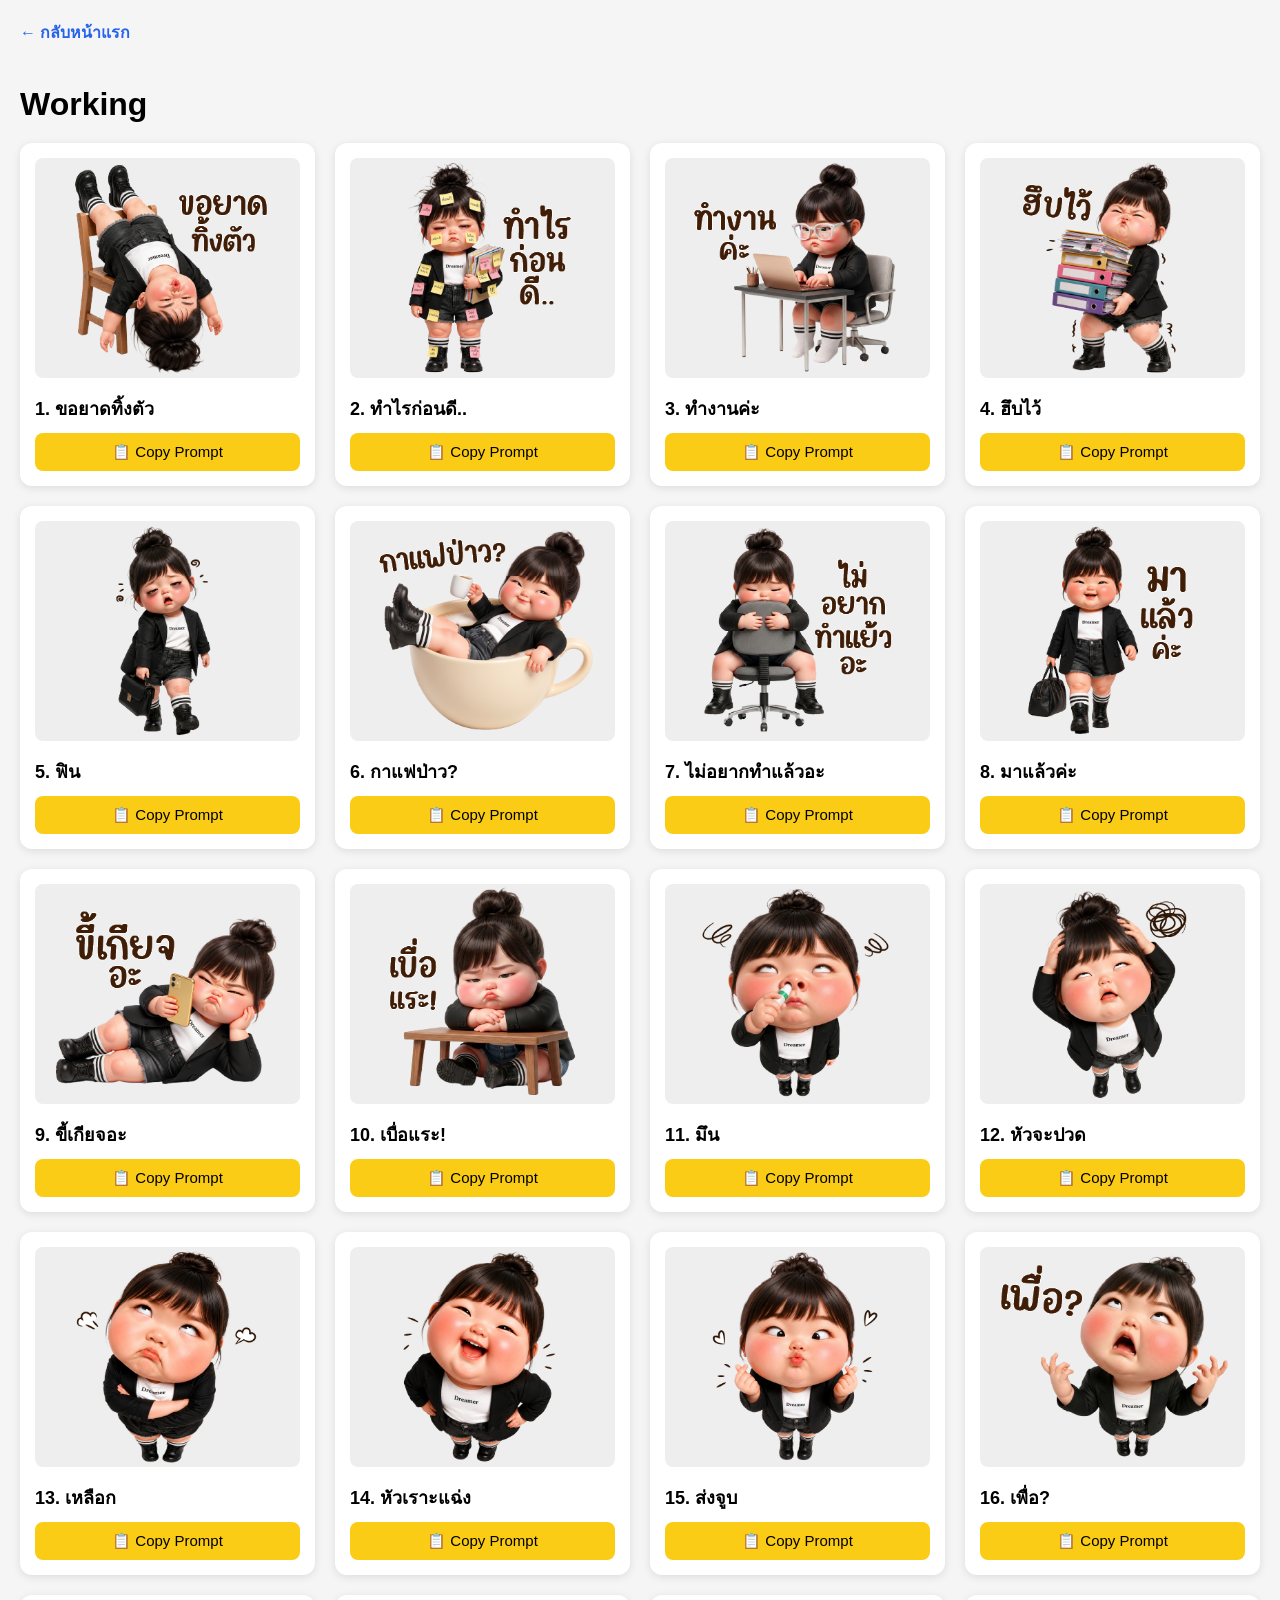
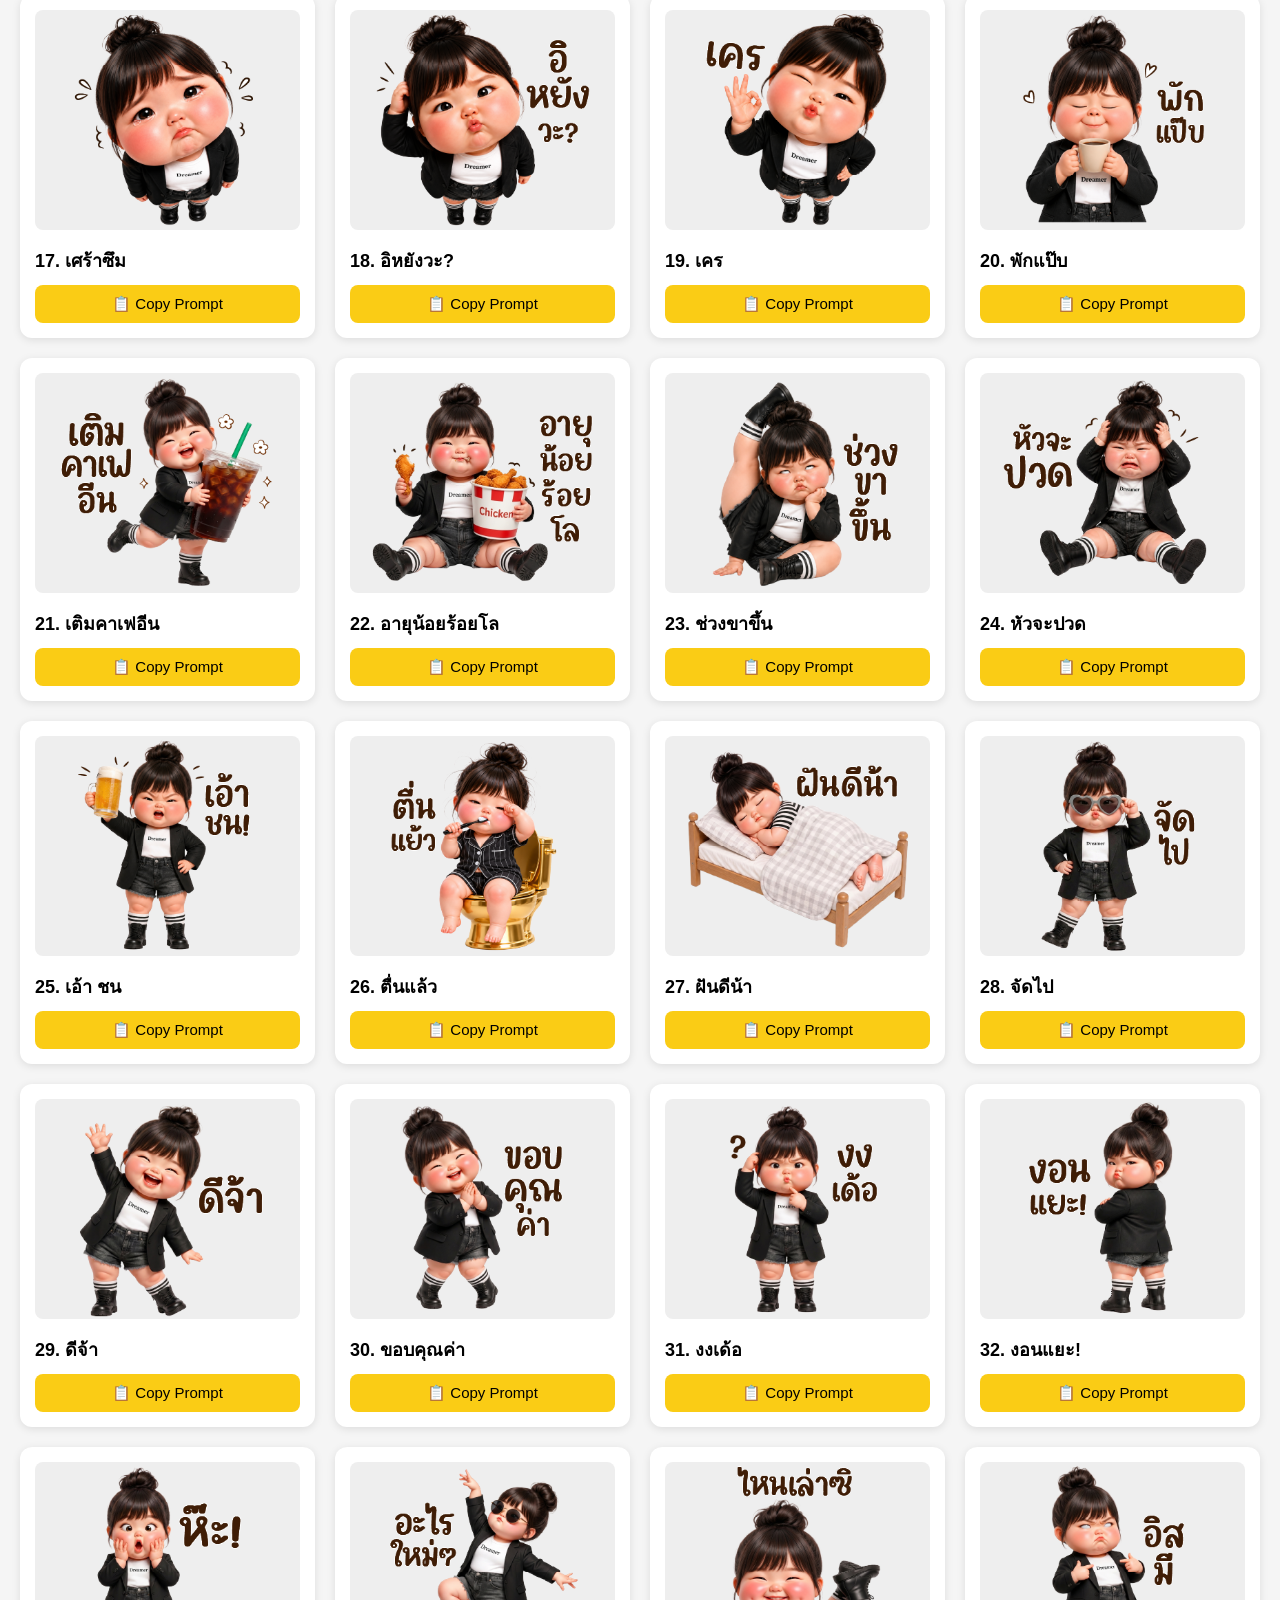
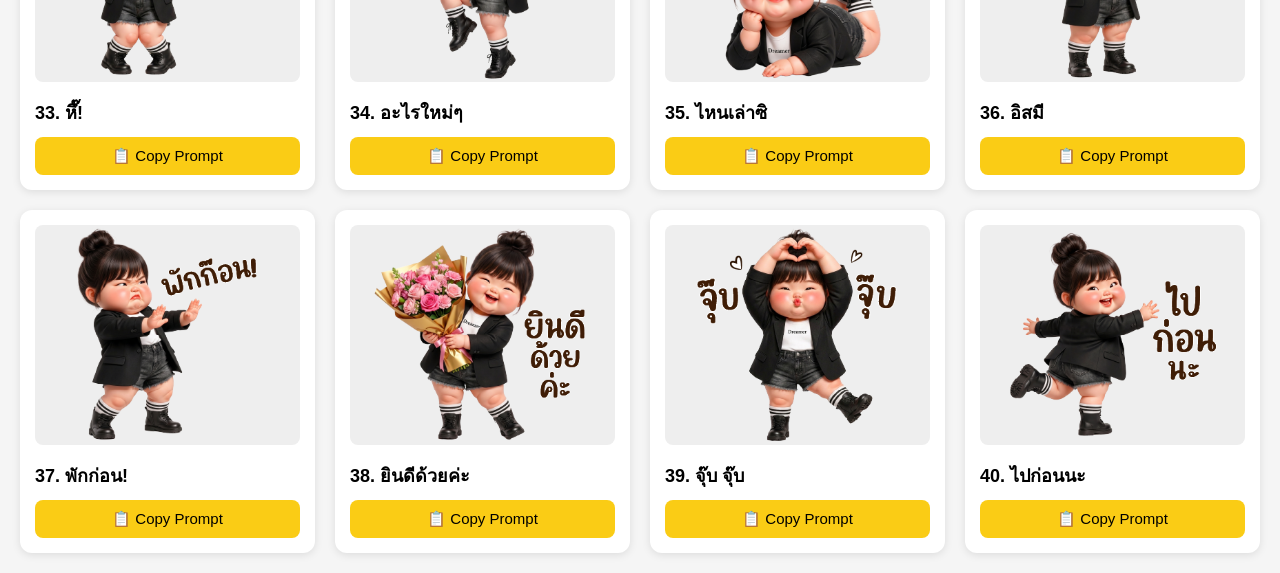
<file: working.html>
<!doctype html>
<html lang="th">
  <head>
    <meta charset="UTF-8" />
    <meta name="viewport" content="width=device-width, initial-scale=1.0" />

    <title>Working</title>

    <link rel="stylesheet" href="css/style.css" />
  </head>

  <body>
    <a class="back" href="index.html">← กลับหน้าแรก</a>

    <h1>Working</h1>

    <div class="grid" id="grid"></div>

    <script>
      // Sticker Data
      const stickers = [
        {
          number: 1,
          title: "ขอยาดทิ้งตัว",
          image: "img/working/1.png",
          prompt: [
            "ท่าทาง :",
            "ทิ้งตัวนอนหงายห้อยหัวลงมาจากเก้าอี้ไม้ทรงสูง โดยส่วนศีรษะและลำตัวท่อนบนห้อยดิ่งลงด้านล่างในแนวตั้งตรงขนานกับขาเก้าอี้ แผ่นหลังส่วนกลางพาดอยู่บนขอบเบาะเก้าอี้ ขาทั้งสองข้างยกชี้ฟ้าพาดตรงขึ้นไปด้านบน แขนทั้งสองข้างปล่อยทิ้งน้ำหนักลงสู่พื้นตามแรงโน้มถ่วงอย่างอิสระ",
            "",
            "สีหน้า :",
            "ใบหน้ากลับหัว คิ้วพาดเฉยเป็นเส้นตรง ดวงตาทั้งสองข้างปิดสนิทในลักษณะหลับตาพริ้ม ริมฝีปากบนและล่างปิดสนิทพาดตรงขนานกับใบหน้า แก้มทั้งสองข้างห้อยตกลงมาเล็กน้อย สื่อถึงอารมณ์เหนื่อยล้า หมดสภาพ ปล่อยจอย และต้องการทิ้งตัวนอนนิ่งๆ",
          ].join("\n"),
        },
        {
          number: 2,
          title: "ทำไรก่อนดี..",
          image: "img/working/2.png",
          prompt: [
            "ท่าทาง :",
            "ยืนหันหน้าตรง ลำตัวตั้งตรงนิ่ง สองแขนยกขึ้นมาในระดับอกโดยโอบกอดกองสมุดโน้ตและหนังสือเล่มเล็กหลากสีสันจำนวนหลายเล่มไว้แนบชิดติดหน้าอก ยืนกางขาออกเล็กน้อยพอดีกับความกว้างของไหล่ รอบตัวมีกระดาษโน้ตแผ่นเล็กสี่เหลี่ยมจัตุรัสสีเหลืองและชมพูแปะกระจายอยู่ตามเนื้อตัว",
            "",
            "สีหน้า :",
            "คิ้วขมวดมุ่นเข้าหากันจนเกือบชนตรงกลาง ดวงตาโตเบิกกว้างทว่านัยน์ตาดำกลับเหลือบมองเฉียงขึ้นไปด้านบนซ้ายเล็กน้อย ริมฝีปากบนและล่างห่อเข้าหากันยื่นออกมาด้านหน้ากลายเป็นปากจู๋ แก้มยุ้ยหนาเตอะ สื่ออารมณ์สับสน ครุ่นคิด เลือกไม่ถูก และมึนงงกับสิ่งที่จะทำ",
          ].join("\n"),
        },
        {
          number: 3,
          title: "ทำงานค่ะ",
          image: "img/working/3.png",
          prompt: [
            "ท่าทาง :",
            "นั่งหันหน้าตรงอยู่บนเก้าอี้ทำงานมีล้อเลื่อน ลำตัวโน้มเอียงไปข้างหน้าเข้าหาโต๊ะทำงานสีเทา แขนทั้งสองข้างยื่นตรงไปด้านหน้าหักข้อมือลง โดยนิ้วมือทั้งสิบกำลังรัวกดแป้นพิมพ์บนคอมพิวเตอร์โน้ตบุ๊กสีครีมที่วางอยู่ตรงหน้า ดันหน้าท้องมนเข้าชิดขอบโต๊ะ",
            "",
            "สีหน้า :",
            "คิ้วทั้งสองข้างขมวดมุ่นเข้าหากันแน่นหนาจนหน้าผากย่น ดวงตาโตเบิกกว้างจ้องเขม็งดิ่งตรงไปที่หน้าจอคอมพิวเตอร์โน้ตบุ๊กอย่างจดจ่อ ริมฝีปากเม้มเข้าหากันแน่นเป็นเส้นตรง แก้มยุ้ยดูเกร็ง สื่ออารมณ์จริงจัง เคร่งเครียด เร่งรีบ และมุ่งมั่นกับการทำงานอย่างบ้าคลั่ง",
          ].join("\n"),
        },
        {
          number: 4,
          title: "ฮึบไว้",
          image: "img/working/4.png",
          prompt: [
            "ท่าทาง :",
            "ยืนหันหน้าตรง ทว่าแกนลำตัวเอนเอียงไปทางขวาเล็กน้อยเนื่องจากต้องรับน้ำหนัก สองแขนยกพับงอข้อศอกโอบกอดกองแฟ้มเอกสารปกแข็งหนาเตอะหลากสีสันที่ซ้อนกันเป็นตั้งสูงท่วมระดับอก ยืนเยื้องขาขวามาด้านหน้า ส้นเท้าซ้ายเปิดขยับเล็กน้อย ท่าทางกำลังแบกของหนัก",
            "",
            "สีหน้า :",
            "คิ้วทั้งสองข้างขมวดมุ่นชนกันจนเฉียงลง ดวงตาทั้งสองข้างปิดสนิทบีบหยีเข้าหากันจนเกิดรอยย่นลึก (หลับตาปี๋) ริมฝีปากบนและล่างเม้มบดเข้าหากันแน่นจนเป็นเส้นโค้งคว่ำ แก้มยุ้ยสองข้างเบ่งพองลมจนแน่นแน่นหนา สื่ออารมณ์อดทน ใช้แรงมหาศาล และกำลังฮึบสู้อย่างสุดกำลัง",
          ].join("\n"),
        },
        {
          number: 5,
          title: "ฟิน",
          image: "img/working/5.png",
          prompt: [
            "ท่าทาง :",
            "ยืนหันหน้าตรง ลำตัวตั้งตรง ผ่อนคลายไหล่ลงเล็กน้อย แขนขวาปล่อยทิ้งลงข้างลำตัวโดยฝ่ามือขวากำหูหิ้วกระเป๋าเอกสารหนังสีดำไว้แน่น แขนซ้ายปล่อยลงขนานกับลำตัว ยืนกางขาออกเล็กน้อย ยื่นพุงกลมๆ ออกมาด้านหน้า ท่าทางยืนนิ่งสงบ",
            "",
            "สีหน้า :",
            "คิ้วขยับยกโค้งสูงขึ้น ดวงตาทั้งสองข้างปิดสนิทในลักษณะหลับตาพริ้มอย่างเปี่ยมสุข ริมฝีปากบนและล่างยกโค้งขยายออกด้านข้างเป็นรอยยิ้มละมุนละไม แก้มยุ้ยพองลมออกเล็กน้อยและขึ้นปื้นสีชมพูระเรื่อเด่นชัด สื่ออารมณ์อิ่มเอมใจ มีความสุข ผ่อนคลาย และสบายใจ",
          ].join("\n"),
        },
        {
          number: 6,
          title: "กาแฟป่าว?",
          image: "img/working/6.png",
          prompt: [
            "ท่าทาง :",
            "ร่างกายลงไปนั่งและเอนกายอยู่ภายในถ้วยกาแฟเซรามิกสีครีมใบใหญ่ยักษ์ แกนลำตัวเอียงลาดไปทางซ้าย ขาทั้งสองข้างเหยียดตรงพาดพ้นขอบถ้วยลอยขึ้นฟ้า มือขวายกถ้วยกาแฟสีขาวใบเล็กชูขึ้นระดับอก แขนขวาวางพาดสบายไปตามส่วนโค้งของขอบถ้วยใบใหญ่",
            "",
            "สีหน้า :",
            "สายตามองไปทางซ้าย หัวเอียงไปทางซ้ายเล็กน้อย ริมฝีปากอ้ากว้างขยายออกเป็นรูปครึ่งวงกลมกำลังยิ้มแฉ่ง แก้มยุ้ยป่องนูนขึ้นสูงอมชมพู สื่ออารมณ์เพลิดเพลิน มีความสุข สดชื่น และดื่มด่ำกับบรรยากาศกาแฟ",
          ].join("\n"),
        },
        {
          number: 7,
          title: "ไม่อยากทำแล้วอะ",
          image: "img/working/7.png",
          prompt: [
            "ท่าทาง :",
            "นั่งหันหน้าตรงอยู่บนเก้าอี้สำนักงานสีดำ แกนลำตัวส่วนบนและแผ่นหลังพิงเบียดจมลงกับพนักพิง สองแขนยกขึ้นมาด้านหน้าระดับอกโดยนำหมอนอิงทรงกลมสีเทามากอดกระชับแนบชิดติดหน้าท้อง ขาทั้งสองข้างกางออกและทิ้งน้ำหนักลงล้อเก้าอี้อย่างหมดแรง",
            "",
            "สีหน้า :",
            "คิ้วสองข้างตกห้อยลงด้านข้างดูหดหู่ ดวงตาทั้งสองข้างเปิดอยู่ครึ่งหนึ่งในลักษณะตาปรือลอยล้า ไร้แววตา ริมฝีปากบนและล่างปิดสนิทพาดเป็นเส้นตรง มุมปากคว่ำลงเล็กน้อย ใบหน้าเรียบเฉย สื่ออารมณ์เบื่อหน่าย หมดไฟ ขี้เกียจ และไม่อยากทำอะไรอีกต่อไป",
          ].join("\n"),
        },
        {
          number: 8,
          title: "มาแล้วค่ะ",
          image: "img/working/8.png",
          prompt: [
            "ท่าทาง :",
            "ยืนหันหน้าตรง จัดท่าสไตล์ก้าวเดินอย่างมั่นใจ แกนลำตัวตรง แขนขวาปล่อยลงข้างลำตัวและใช้นิ้วมือถือหิ้วกระเป๋าหนังสีดำใบใหญ่ แขนซ้ายปล่อยลงตามธรรมชาติ ขาขวาก้าวตรงมาด้านหน้า ขาซ้ายเหยียดตึงไปด้านหลังทิ้งน้ำหนักลงปลายเท้า",
            "",
            "สีหน้า :",
            "คิ้วพาดตรงขนานกับดวงตา ดวงตาทั้งสองข้างเบิกเปิดกว้าง นัยน์ตาสีดำกลมโตจ้องมองตรงมาด้านหน้าอย่างมั่นใจและเป็นมิตร ริมฝีปากปิดสนิทแต่ยกมุมปากขึ้นเล็กน้อยเป็นรอยยิ้มบางๆ แก้มอิ่มอวบมน สื่ออารมณ์กระตือรือร้น พร้อมลุย และเต็มใจให้บริการ",
          ].join("\n"),
        },
        {
          number: 9,
          title: "ขี้เกียจอะ",
          image: "img/working/9.png",
          prompt: [
            "ท่าทาง :",
            "นอนตะแคงซ้ายราบไปกับพื้น แกนลำตัวและขาซ้อนทับกันเหยียดตรง แขนซ้ายงอข้อศอกขึ้นตั้งกับพื้นเพื่อใช้ฝ่ามือเท้าและหนุนรองรับบริเวณข้างแก้มซ้าย แขนขวายกขึ้นมาด้านหน้าในระดับอก โดยใช้นิ้วมือจับและเพ่งมองสมาร์ทโฟนสีทองในแนวตั้ง",
            "",
            "สีหน้า :",
            "คิ้วซ้ายพาดตรง คิ้วขวาขมวดเอียงลงเล็กน้อย ดวงตาทั้งสองข้างเปิดอยู่ครึ่งเดียวในลักษณะตาปรือเฉื่อยชา สายตาจ้องนิ่งไปที่หน้าจอโทรศัพท์ ริมฝีปากล่างเชิดยื่นดันขึ้นมาจนปากคว่ำเล็กน้อย แก้มยุ้ยตึง สื่ออารมณ์เกียจคร้าน เฉื่อยชา และปล่อยจอยกับโลกภายนอก",
          ].join("\n"),
        },
        {
          number: 10,
          title: "เบื่อแระ!",
          image: "img/working/10.png",
          prompt: [
            "ท่าทาง :",
            "นั่งหันหน้าตรงอยู่ด้านหลังโต๊ะไม้ แขนทั้งสองข้างยกขึ้นมากอดอกแน่น โดยพับแขนขวาทับแขนซ้ายแล้วนำข้อศอกวางค้ำพาดกดน้ำหนักลงบนพื้นผิวโต๊ะไม้ ลำตัวส่วนบนค่อมงอทำตัวจมลงด้วยความเซ็ง ขาทั้งสองข้างพับซ่อนอยู่ใต้โต๊ะ",
            "",
            "สีหน้า :",
            "คิ้วทั้งสองข้างขมวดเข้าหากันหน้ามุ่ย ดวงตาทั้งสองข้างหรี่เล็กลงครึ่งหนึ่งและเหล่กลอกสายตาไปทางด้านข้างขวาอย่างไม่สบอารมณ์ ริมฝีปากล่างเชิดยื่นดันขึ้นมาจนปากคว่ำ แก้มป่องพองลมแน่น สื่ออารมณ์เซ็งสุดขีด เบื่อหน่าย งอน และไร้ความสนใจในสิ่งที่อยู่ตรงหน้า",
          ].join("\n"),
        },
        {
          number: 11,
          title: "มึน",
          image: "img/working/11.png",
          prompt: [
            "ท่าทาง :",
            "ถ่ายด้วยมุมมองกดลงจากด้านบน (High angle shot) ผสานเอฟเฟกต์เลนส์ฟิชอาย (Fisheye lens effect) ทำให้ศีรษะและใบหน้าขยายใหญ่ดูบิดเบี้ยวเป็นทรงกลมดูใหญ่อย่างมาก ส่วนลำตัวและเท้าหดเล็กลงอยู่ด้านล่าง ถือหลอดยาดมสีขาวแถบเขียวด้วยมือขวา และกำลังแยงปลายยาดมเข้าที่รูจมูกข้างขวา",
            "",
            "สีหน้า :",
            "คิ้ว: ขมวดคิ้วเล็กน้อย เอนเอียงเข้าหากัน แสดงถึงความรู้สึกไม่สบายตัวหรือมึนหัว ดวงตา: เหลือกตาขึ้นด้านบนจนเห็นตาขาวส่วนล่างชัดเจน (ดวงตาลอย) บ่งบอกถึงอาการวิงเวียน หน้ามืด หรือจะเป็นลม ปาก: เม้มปากสนิท มุมปากตกเล็กน้อย แสดงความรู้สึกอ่อนเพลีย บึ้งตึง และเหนื่อยล้า",
          ].join("\n"),
        },
        {
          number: 12,
          title: "หัวจะปวด",
          image: "img/working/12.png",
          prompt: [
            "ท่าทาง :",
            "ถ่ายด้วยมุมมองกดลงจากด้านบน (High angle shot) ผสานเอฟเฟกต์เลนส์ฟิชอาย (Fisheye lens effect) ทำให้ศีรษะและใบหน้าขยายใหญ่ดูบิดเบี้ยวเป็นทรงกลมดูใหญ่อย่างมาก ส่วนลำตัวและเท้าหดเล็กลงอยู่ด้านล่าง ยกมือทั้งสองข้างขึ้นจับและกุมขมับบริเวณข้างศีรษะ",
            "",
            "สีหน้า :",
            "คิ้ว: ขมวดคิ้วเล็กน้อย เอนเอียงเข้าหากัน แสดงถึงความรู้สึกไม่สบายตัวหรือมึนหัว ดวงตา: เหลือกตาขึ้นด้านบนจนเห็นตาขาวส่วนล่างชัดเจน (ดวงตาลอย) บ่งบอกถึงอาการวิงเวียน หน้ามืด หรือจะเป็นลม ปาก: เม้มปากสนิท มุมปากตกเล็กน้อย แสดงความรู้สึกอ่อนเพลีย บึ้งตึง และเหนื่อยล้า",
          ].join("\n"),
        },
        {
          number: 13,
          title: "เหลือก",
          image: "img/working/13.png",
          prompt: [
            "ท่าทาง :",
            "ถ่ายด้วยมุมมองกดลงจากด้านบน (High angle shot) ผสานเอฟเฟกต์เลนส์ฟิชอาย (Fisheye lens effect) ทำให้ศีรษะและใบหน้าขยายใหญ่ดูบิดเบี้ยวเป็นทรงกลมดูใหญ่อย่างมาก ส่วนลำตัวและเท้าหดเล็กลงอยู่ด้านล่าง ยืนกอดอก",
            "",
            "สีหน้า :",
            "คิ้ว: ขมวดคิ้วแน่นจนเป็นรอยย่นกลางหน้าผาก แสดงถึงความโกรธ ความหงุดหงิด และไม่ยอมใคร ดวงตา: เหลือกตาขึ้นด้านบนจนมองไม่เห็นตาดำ บ่งบอกถึงความเบื่อหน่ายอย่างรุนแรง ความไม่พอใจ และการไม่แยแส ปาก: เม้มปากสนิทและยื่นริมฝีปากล่างออกมาเล็กน้อย แสดงถึงอาการบึ้งตึง ไม่พอใจ และการต่อต้านอย่างเห็นได้ชัด",
          ].join("\n"),
        },
        {
          number: 14,
          title: "หัวเราะแฉ่ง",
          image: "img/working/14.png",
          prompt: [
            "ท่าทาง :",
            "ยืนหันหน้าตรง โน้มลำตัวท่อนบนมาด้านหน้าเล็กน้อย ขาทั้งสองข้างกางออก แขนทั้งสองข้างกางห่างจากลำตัวขยับโน้มมาด้านหน้า ฝ่ามือทั้งสองข้างแบเหยียดและหันฝ่ามือออก ดันพุงกลมๆ ยื่นออกมาด้านหน้าเด่นชัด ท่าทางร่าเริงกระปรี้กระเปร่า",
            "",
            "สีหน้า :",
            "คิ้วขยับโค้งลงตามแรงบีบของแก้ม ดวงตาทั้งสองข้างปิดแน่นสนิทจนหยีเล็กลงเป็นเส้นสระอิ (หลับตาปี๋) ริมฝีปากอ้าขยายกว้างออกด้านข้างมากที่สุดจนเห็นฟันเรียงกันแน่น แก้มยุ้ยทั้งสองข้างดันโป่งนูนขึ้นสูงจนเบียดดวงตาขยับขึ้นปื้นชมพู สื่ออารมณ์มีความสุขล้นพ้น สดใส และหัวเราะสะใจ",
          ].join("\n"),
        },
        {
          number: 15,
          title: "ส่งจูบ",
          image: "img/working/15.png",
          prompt: [
            "ท่าทาง :",
            "ยืนหันหน้าตรง ลำตัวตั้งตรง สองแขนยกขึ้นงอข้อศอกขึ้นด้านบนระดับอก ข้อมือสองข้างหักเข้าหาใบหน้า โดยกางนิ้วมืออกเล็กน้อยแล้วนำปลายนิ้วชี้และนิ้วกลางของทั้งสองมือมาแตะบริเวณข้างมุมปาก ขาทั้งสองข้างชิดกัน รอบตัวมีรูปหัวใจสีดำดวงเล็กๆ ลอยกระจาย",
            "",
            "สีหน้า :",
            "คิ้วโก่งขยายออกสวยงาม ดวงตาทั้งสองข้างเบิกเปิดกว้างโต แววตาเป็นประกายสดใส ริมฝีปากห่อกลมขยับยื่นอกมาด้านหน้าเป็นปากจู๋พ่นลม แก้มยุ้ยอวบอิ่มดันนูนขึ้นสูง สื่ออารมณ์รักใคร่ ทะเล้น ขี้เล่น และกำลังส่งจูบหวานๆ ให้",
          ].join("\n"),
        },
        {
          number: 16,
          title: "เพื่อ?",
          image: "img/working/16.png",
          prompt: [
            "ท่าทาง :",
            "ยืนหันหน้าตรง แกนลำตัวและแผ่นหลังแอ่นโน้มไปด้านหลังค่อนข้างมาก สองแขนกางออกด้านข้างและยกขึ้นระดับไหล่ ฝ่ามือทั้งสองข้างหงายออกกางนิ้วมือแยกออกจากกัน (ท่าผายมือถาม) ขาทั้งสองกางออกกว้างทิ้งน้ำหนักลงส้นเท้า",
            "",
            "สีหน้า :",
            "แหงนศีรษะขึ้นด้านบนเล็กน้อย คิ้วทั้งสองข้างขมวดเข้าหากันเฉียงขึ้น ดวงตาเบิกกว้างแต่ลูกตาดำตลบเหลือกมองขึ้นด้านบน ริมฝีปากอ้าเผยอค้างออกเป็นรูปวงกลมจนเห็นช่องปาก แก้มตึง สื่ออารมณ์ไม่เข้าใจ สงสัยอย่างรุนแรง ประชดประชัน และตั้งคำถามว่าทำเพื่ออะไร",
          ].join("\n"),
        },
        {
          number: 17,
          title: "เศร้าซึม",
          image: "img/working/17.png",
          prompt: [
            "ท่าทาง :",
            "ยืนหันหน้าตรง ลำตัวและไหล่ลู่ตกห่อเหี่ยวลงด้านล่าง แขนขวาและแขนซ้ายปล่อยทิ้งน้ำหนักลู่ลงตรงๆ แนบชิดสนิทข้างลำตัว ฝ่ามือคว่ำทื่อ นิ้วมือเกาะกลุ่มกัน ยืนกางขาออกเล็กน้อย ท่าทางนิ่งขึง ไร้ชีวิตชีวาและสิ้นหวัง",
            "",
            "สีหน้า :",
            "คิ้วทั้งสองข้างตกห้อยลงด้านข้างแสดงความหดหู่ ดวงตาทั้งสองข้างหรี่เล็กลง นัยน์ตามีประกายน้ำตาใสๆ คลอเบ้าเต็มเปี่ยม ปากคว่ำลงด้านล่างอย่างรุนแรงและเม้มริมฝีปากแน่น แก้มทั้งสองข้างดูย้อยตกตามแรงโน้มถ่วง สื่ออารมณ์เศร้าสร้อย เสียใจ และกำลังจะร้องไห้",
          ].join("\n"),
        },
        {
          number: 18,
          title: "อิหยังวะ?",
          image: "img/working/18.png",
          prompt: [
            "ท่าทาง :",
            "ยืนตรง ทว่าหักแกนคอเอียงศีรษะไปทางซ้ายอย่างชัดเจน แขนซ้ายปล่อยทิ้งลงข้างลำตัว แขนขวายกขึ้นหักข้อศอกงอขึ้น ข้อมือขวายกสูงระดับใบหน้า โดยใช้ปลายนิ้วมือขวาทำท่าเกาหรือแตะเบาๆ ที่บริเวณศีรษะซีกขวา ขาทั้งสองยืนชิดกัน",
            "",
            "สีหน้า :",
            "คิ้วซ้ายพาดตรง คิ้วขวาขมวดเอียงลง ดวงตาทั้งสองข้างเหล่เข้าหากึ่งกลางดั้งจมูก (ตาเหล่เข้าหากัน) ริมฝีปากบนและล่างห่อบีบเข้าหากันจนแน่นยื่นออกมาด้านหน้าเป็นปากจู๋ แก้มตึงพอง สื่ออารมณ์สับสน มึนงง ไม่เข้าใจในสถานการณ์ และอุทานในใจว่าอิหยังวะ",
          ].join("\n"),
        },
        {
          number: 19,
          title: "เคร",
          image: "img/working/19.png",
          prompt: [
            "ท่าทาง :",
            "ยืนหันหน้าตรง ศีรษะเอียงไปทางขวาเล็กน้อย ลำตัวตรง แขนซ้ายปล่อยวางทิ้งสบายข้างลำตัว แขนขวายกขึ้นหักข้อศอกตั้งขึ้นระดับหน้าอก ข้อมือขวาขยับยื่นมาด้านหน้า โดยใช้นิ้วชี้และนิ้วโป้งแตะบรรจบกันเป็นวงกลม ส่วนอีกสามนิ้วเหยียดชูขึ้น (สัญลักษณ์ OK)",
            "",
            "สีหน้า :",
            "คิ้วขยับยกสูงขึ้นดูลื่นไหล ดวงตาทั้งสองข้างเบิกเปิดกว้าง นัยน์ตาดำขยับจ้องตรงมา ริมฝีปากบนขยับยกโค้งยิ้มมุมปากด้านขวาอย่างมีจริตทะเล้น แก้มยกพองอมชมพู สื่ออารมณ์รับทราบ ตกลง เข้าใจแล้ว แฝงความกวนประสาทและขี้เล่น",
          ].join("\n"),
        },
        {
          number: 20,
          title: "พักแป๊บ",
          image: "img/working/20.png",
          prompt: [
            "ท่าทาง :",
            "ยืนหันหน้าตรง ลำตัวตั้งตรง ทิ้งน้ำหนักลงบนขาทั้งสองข้างเท่ากัน สองมือยกขึ้นมาในระดับอกโดยใช้ฝ่ามือและนิ้วมือประคองโอบรอบแก้วกาแฟเซรามิกสีครีม ขยับตัวนำขอบแก้วมาจ่อชิดที่บริเวณริมฝีปากในท่ากำลังเป่าลมหรือเตรียมดื่ม รอบตัวมีรูปหัวใจดวงเล็กสีดำลอยอยู่",
            "",
            "สีหน้า :",
            "คิ้วโก่งโค้งเป็นธรรมชาติ ดวงตาทั้งสองข้างปิดสนิทในลักษณะหลับตาพริ้ม ริมฝีปากบนและล่างยกโค้งขึ้นเล็กน้อยเป็นรอยยิ้มละมุนละไม แก้มทั้งสองข้างป่องพองลมออกด้านข้างเล็กน้อย สื่ออารมณ์เปี่ยมสุข ผ่อนคลาย ได้พักผ่อน และฟินกับเครื่องดื่ม",
          ].join("\n"),
        },
        {
          number: 21,
          title: "เติมคาเฟอีน",
          image: "img/working/21.png",
          prompt: [
            "ท่าทาง :",
            "ร่างกายเคลื่อนไหวจัดท่าวิ่งกระโดดไปข้างหน้า หันหน้าตรง แกนลำตัวเอียงโน้มไปข้างหน้า ขาขวาก้าวเหยียดงอเข่าไปด้านหน้า ขาซ้ายเหยียดตึงไปด้านหลังลอยจากพื้น แขนซ้ายปล่อยไปข้างหลัง แขนขวายกชูแก้วพลาสติกใสบรรจุชานมสีน้ำตาลและมีหลอดดูดปักอยู่ชูขึ้นฟ้า รอบตัวมีประกายวิบวับ",
            "",
            "สีหน้า :",
            "คิ้วโก่งสูงขึ้น ดวงตาทั้งสองข้างปิดสนิทในลักษณะหลับตาพริ้มยิ้มแย้ม ปากอ้ากว้างขยายออกจนเห็นลิ้นและช่องปากด้านในคล้ายกำลังหัวเราะสะใจ แก้มยุ้ยป่องนูนขึ้นสูงอมชมพู สื่ออารมณ์สดชื่น ดีด กระปรี้กระเปร่า และได้รับพลังงานความหวาน",
          ].join("\n"),
        },
        {
          number: 22,
          title: "อายุน้อยร้อยโล",
          image: "img/working/22.png",
          prompt: [
            "ท่าทาง :",
            "นั่งขัดสมาธิหันหน้าตรงอยู่บนพื้น แกนลำตัวตั้งตรง มือซ้ายยกถังไก่ทอดสีแดงขาวใบใหญ่ขึ้นมาโอบไว้บนหน้าตัก มือขวายกน่องไก่ทอดสีเหลืองกรอบชิ้นใหญ่ขึ้นมาในระดับอก ท่าทางเตรียมพร้อมกินอย่างเอร็ดอร่อย พุงกลมมนดันยื่นออกมา",
            "",
            "สีหน้า :",
            "คิ้วยกโค้งขยายออก ดวงตาทั้งสองข้างเบิกกว้าง แววตาเป็นประกายวิบวับใสซื่อ ปากอ้ากว้างขยายออกยิ้มแฉ่งจนเห็นฟันสีขาว แก้มยุ้ยทั้งสองข้างพองออกจนป่องลมกลมมนพร้อมมีสีชมพูระเรื่อ สื่ออารมณ์ฟิน ตื่นเต้น มีความสุข และพร้อมเพลิดเพลินกับของกินตรงหน้า",
          ].join("\n"),
        },
        {
          number: 23,
          title: "ช่วงขาขึ้น",
          image: "img/working/23.png",
          prompt: [
            "ท่าทาง :",
            "นั่งหันหน้าตรง ทว่าแกนลำตัวบิดเอียงไปทางขวาเล็กน้อย นั่งชันหัวเข่าข้างซ้ายขึ้นสูงระดับอก ส่วนขาขวาพับงอราบกับพื้น มือซ้ายงอข้อศอกขึ้นโดยใช้นิ้วชี้และนิ้วกลางค้ำยันอยู่ใต้คางเพื่อเท้าคาง ส่วนแขนขวาวางพาดปล่อยสบายบนหัวเข่าซ้ายที่ชันขึ้นมา",
            "",
            "สีหน้า :",
            "คิ้วขวาเลิกสูงขึ้นเล็กน้อยกว่าคิ้วซ้าย ดวงตาทั้งสองข้างเปิดอยู่ครึ่งหนึ่งในลักษณะตาปรือเล็กน้อย มองตรงมาอย่างไร้ความรู้สึก ริมฝีปากปิดสนิทพาดเป็นเส้นตรง ใบหน้าเรียบเฉย ไร้อารมณ์ สื่อถึงความรู้สึกเบื่อหน่าย ปล่อยจอย หรือกำลังครุ่นคิดในใจ",
          ].join("\n"),
        },
        {
          number: 24,
          title: "หัวจะปวด",
          image: "img/working/24.png",
          prompt: [
            "ท่าทาง :",
            "นั่งเหยียดขาทั้งสองข้างไปด้านหน้าตรงกับพื้น แกนลำตัวส่วนบนค่อมงอลงมา มือทั้งสองข้างยกขึ้นเหนือศีรษะ ขยับฝ่ามือและนิ้วมือทั้งสิบกางออกกุมขมับข้างหัวและทึ้งขยำเส้นผมตัวเองอย่างแรงด้วยความอัดอั้น ข้อศอกสองข้างกางขนานระดับสายตา สัญลักษณ์ขีดความเครียดลอยรอบหัว",
            "",
            "สีหน้า :",
            "คิ้วทั้งสองข้างขมวดเข้าหากันอย่างรุนแรงจนหัวคิ้วขมวดแน่น ดวงตาทั้งสองปิดสนิทบีบเค้นจนหยีตึง ใบหน้านิ่วเบี้ยวบูด ริมฝีปากเม้มแน่นแต่มุมปากตกลงด้านล่าง สื่ออารมณ์เครียดจัด สับสนอัดอั้นตันใจ มีปัญหาหนักอก และปวดสมองอย่างที่สุด",
          ].join("\n"),
        },
        {
          number: 25,
          title: "เอ้า ชน",
          image: "img/working/25.png",
          prompt: [
            "ท่าทาง :",
            "ยืนหันหน้าตรง ลำตัวตั้งตรง มือซ้ายยกแก้วเบียร์แก้วใหญ่ที่มีฟองเบียร์สีขาวล้นทะลักชูขึ้นมาด้านหน้าในระดับอก แขนขวาปล่อยลงข้างลำตัวและกำหมัดแน่น ยืนกางขาออกเล็กน้อยทิ้งน้ำหนักลงขาทั้งสองข้างอย่างมั่นคง ดันหน้าท้องกลมยื่นออก",
            "",
            "สีหน้า :",
            "คิ้วทั้งสองข้างเลิกยกขึ้นสูงขนานกัน ดวงตาทั้งสองข้างเบิกเปิดกว้าง นัยน์ตาสีดำกลมโตจ้องมองตรงมาแฝงความขี้เล่น ริมฝีปากอ้าเผยอแยกออกเล็กน้อยยิ้มมุมปาก แก้มอวบอิ่ม สื่ออารมณ์ร่าเริง ชวนคุย พร้อมเฉลิมฉลอง และสนุกสนานในงานสังสรรค์",
          ].join("\n"),
        },
        {
          number: 26,
          title: "ตื่นแล้ว",
          image: "img/working/26.png",
          prompt: [
            "ท่าทาง :",
            "นั่งอยู่บนโถสุขภัณฑ์ชักโครกสีทองอร่าม แกนลำตัวโน้มโค้งงอไปด้านหน้าเล็กน้อย ข้อศอกซ้ายยกขึ้นพับเข้าหาลำตัวใช้มือถือแปรงสีฟันขยับแปรงฟันอยู่ภายในปาก แขนขวาพับงอขึ้นมาโดยใช้นิ้วมือขวาขยี้วนเบาๆ ที่ดวงตาข้างขวา ท่าทางเพิ่งตื่นนอน",
            "",
            "สีหน้า :",
            "คิ้วซ้ายขมวดมุ่น คิ้วขวาตก ดวงตาข้างขวาปิดสนิทเนื่องจากโดนมือขยี้ ส่วนดวงตาข้างซ้ายหรี่เปิดขึ้นเพียงครึ่งเดียวในลักษณะตาปรือสะลึมสะลือ ปากอ้าออกเล็กน้อยมีฟองยาสีฟันสีขาวเกาะอยู่รอบแก้ม แก้มยุ้ย สื่ออารมณ์ง่วงนอน งัวเงีย และเพิ่งตื่นนอนตอนเช้า",
          ].join("\n"),
        },
        {
          number: 27,
          title: "ฝันดีน้า",
          image: "img/working/27.png",
          prompt: [
            "ท่าทาง :",
            "นอนหงายราบอยู่บนเตียงนอนไม้ขนาดเล็ก ร่างกายสอดอยู่ใต้ผ้าห่มลายตารางหมากรุกสีขาวเทา แกนลำตัวเหยียดตรง หนุนศีรษะอยู่บนหมอนสีขาว แขนทั้งสองข้างพับซ่อนอยู่ใต้ผ้าห่ม ท่าทางนอนนิ่งสงบและปลอดภัยบนเตียง",
            "",
            "สีหน้า :",
            "คิ้วโก่งโค้งผ่อนคลายดูลื่นไหล ดวงตาทั้งสองข้างปิดสนิทในลักษณะหลับตาพริ้มอย่างเป็นสุข ใบหน้าเอียงขวาเล็กน้อยพิงหมอน ริมฝีปากบนและล่างปิดสนิทแต่ยกมุมปากขึ้นเล็กน้อยเป็นรอยยิ้มบางๆ แก้มอมชมพู สื่ออารมณ์สงบ ผ่อนคลาย ปลอดภัย และกำลังหลับฝันดี",
          ].join("\n"),
        },
        {
          number: 28,
          title: "จัดไป",
          image: "img/working/28.png",
          prompt: [
            "ท่าทาง :",
            "ยืนหันหน้าตรง จัดท่าโพสสุดเท่และมั่นใจ แกนลำตัวตรง แขนซ้ายปล่อยลงข้างลำตัว แขนขวายกขยับขึ้นมาหักข้อศอก ข้อมือขวายกขึ้นในระดับสายตาใช้นิ้วชี้และนิ้วกลางแตะขอบแว่นกันแดดทรงกลมสีดำ ยืนกางขาออกทิ้งน้ำหนักลงขาขวา ดันสะโพกซ้ายออกเล็กน้อย",
            "",
            "สีหน้า :",
            "ใบหน้าเชิดขึ้นเล็กน้อย สวมใส่แว่นกันแดดทรงกลมเลนส์สีดำสนิทบดบังดวงตา แว่นขยับต่ำลงมาเห็นคิ้วขวาเลิกสูงขึ้น ริมฝีปากปิดสนิทขยับยกมุมปากซ้ายขึ้นสูงกลายเป็นรอยยิ้มมุมปากที่ดูเจ้าเล่ห์และมั่นใจ สื่ออารมณ์เท่ เก๋ มั่นใจเต็มเปี่ยม และพร้อมลุย",
          ].join("\n"),
        },
        {
          number: 29,
          title: "ดีจ้า",
          image: "img/working/29.png",
          prompt: [
            "ท่าทาง :",
            "ยืนหันหน้าตรง ทว่าเอียงแกนลำตัวส่วนบนและสะโพกแปรผกผันไปทางขวาเล็กน้อย ขาขวายืนตรงทิ้งน้ำหนัก ขาซ้ายเหยียดเฉียงออกด้านข้าง แขนซ้ายปล่อยสบาย แขนขวายกเหยียดชูตรงขึ้นไปเหนือศีรษะด้านข้าง กางฝ่ามือขวาแบออกหันฝ่ามือมาด้านหน้าในท่าโบกมือทักทาย",
            "",
            "สีหน้า :",
            "ศีรษะเอียงขวาเล็กน้อย คิ้วโก่งเรียวโค้ง ดวงตาทั้งสองข้างปิดสนิทในลักษณะหลับตาพริ้มเป็นเส้นโค้งหงาย ริมฝีปากอ้ากว้างขยายออกเป็นรอยยิ้มละมุนละไมสดใส แก้มยุ้ยอมชมพูสองข้างยกดันขึ้นสูง สื่ออารมณ์เป็นมิตร อบอุ่น จริงใจ ร่าเริง และต้อนรับขับสู้",
          ].join("\n"),
        },
        {
          number: 30,
          title: "ขอบคุณค่า",
          image: "img/working/30.png",
          prompt: [
            "ท่าทาง :",
            "ยืนหันหน้าตรง ทว่าน้อมโน้มศีรษะและลำตัวส่วนบนมาด้านหน้าเล็กน้อยในท่าทางสุภาพอ่อนน้อม แขนทั้งสองข้างยกขึ้นหักข้อศอกพับเข้าหากันตรงกลาง โดยนำฝ่ามือทั้งสองมาพนมประกบชิดติดกันในระดับอก (ท่าไหว้) ขาทั้งสองข้างชิดแน่น ยืนนิ่งเรียบร้อย",
            "",
            "สีหน้า :",
            "คิ้วขยับยกโค้งสวย ดวงตาทั้งสองข้างปิดสนิทหลับตาพริ้มด้วยความซาบซึ้ง ริมฝีปากบนและล่างยกโค้งขยายออกเป็นรอยยิ้มหวานละมุนจนแก้มสองข้างเปล่งปลั่งขึ้นปื้นสีชมพูเข้มจัด สื่ออารมณ์ขอบคุณ นอบน้อม ซาบซึ้งใจ และเปี่ยมไปด้วยความจริงใจอันอบอุ่น",
          ].join("\n"),
        },
        {
          number: 31,
          title: "งงเด้อ",
          image: "img/working/31.png",
          prompt: [
            "ท่าทาง :",
            "ยืนหันหน้าตรง แกนลำตัวตรงแต่เอียงคอไปทางซ้าย ขาขวายืนตรง ขาซ้ายหย่อนเข่าเล็กน้อย แขนซ้ายปล่อยลงข้างลำตัว แขนขวายกขึ้นหักข้อศอกงอขึ้นด้านบน ข้อมือขวาขยับยื่นมาด้านหน้าใช้ปลายนิ้วชี้ขวาจิ้มแตะที่ริมฝีปากล่าง เครื่องหมายคำถามสีดำลอยอยู่ข้างหัว",
            "",
            "สีหน้า :",
            "คิ้วซ้ายพาดตรง คิ้วขวายกขยับเลิกขึ้นสูง ดวงตาทั้งสองข้างเบิกเปิดกว้าง ทว่าลูกตาดำเหลือบมองเฉียงขึ้นด้านบนเล็กน้อย ปากอ้าเผยอแยกออกเล็กน้อยจนเห็นฟันบน แก้มอิ่มตึง สื่ออารมณ์ฉงนใจ มึนงง ไม่เข้าใจ ตั้งคำถาม และกำลังสงสัยในเรื่องบางอย่าง",
          ].join("\n"),
        },
        {
          number: 32,
          title: "งอนแยะ!",
          image: "img/working/32.png",
          prompt: [
            "ท่าทาง :",
            "หมุนแกนลำตัวและสะโพกหันข้างไปทางขวา 90 องศา ทว่าขยับหมุนเอี้ยวคอและใบหน้ากลับมามองค้อนตรงมาด้านซ้ายเล็กน้อย แขนทั้งสองข้างยกขึ้นมากอดอกแน่นแนบชิดติดลำตัว ยืนเกร็งขาและแผ่นหลังตรง ไหล่ขวาเชิดยกขึ้นเล็กน้อย ท่าทางดื้อดึง",
            "",
            "สีหน้า :",
            "เชิดใบหน้าขึ้น คิ้วทั้งสองข้างขมวดเข้าหากันจนเฉียงลง ดวงตาโตเบิกกว้างทว่าตวัดสายตาขวางมองค้อนมาด้านข้างอย่างแง่งอน ริมฝีปากล่างเชิดยื่นดันขึ้นมาและมุมปากคว่ำลง แก้มยุ้ยป่องลมพองออกด้านข้าง สื่ออารมณ์งอนจัด ขัดใจ และเรียกร้องความสนใจ",
          ].join("\n"),
        },
        {
          number: 33,
          title: "หึ๊!",
          image: "img/working/33.png",
          prompt: [
            "ท่าทาง :",
            "ยืนหันหน้าตรง แกนลำตัวตั้งเกร็งตรงดิ่งขึงขัง ขาทั้งสองข้างชิดแน่น สองแขนยกขึ้นหักข้อศอกขึ้นด้านบนอย่างรวดเร็ว โดยฝ่ามือทั้งสองข้างแบออกแล้วนำมาแนบแปะประกบกุมเข้าที่บริเวณแก้มยุ้ยทั้งสองข้างของตัวเองในท่าทางช็อกตกใจ",
            "",
            "สีหน้า :",
            "คิ้วทั้งสองข้างเลิกยกขึ้นสูงจนโก่งงอ ดวงตาทั้งสองข้างเบิกเปิดกว้างโตเท่าไข่ห่าน นัยน์ตาดำหดเล็กขยับมองตรงมา ปากอ้ากว้างค้างออกเป็นรูปวงกลมจนเห็นลิ้นสีแดงด้านใน แก้มแดงระเรื่อจัด สื่ออารมณ์ช็อก ตกใจตื่นตระหนก และประหลาดใจอย่างรุนแรง",
          ].join("\n"),
        },
        {
          number: 34,
          title: "อะไรใหม่ๆ",
          image: "img/working/34.png",
          prompt: [
            "ท่าทาง :",
            "ยืนหันหน้าตรง ลำตัวตั้งตรงแต่จัดท่าสไตล์โพสแฟชั่น ขาขวายืนตรงเขย่งปลายเท้าทิ้งน้ำหนัก ขาซ้ายยกพับงอข้อเข่าขึ้นสูงด้านข้าง แขนทั้งสองข้างกางเหยียดออกไปด้านข้างลำตัวเกือบขนานกับพื้น ฝ่ามือทั้งสองคว่ำลงเพื่อช่วยในการทรงตัว",
            "",
            "สีหน้า :",
            "ใบหน้าเชิดขึ้นเล็กน้อย สวมใส่แว่นกันแดดทรงกลมเลนส์สีดำสนิทบดบังดวงตาและคิ้วทั้งหมด มุมปากด้านขวายกขยับขึ้นสูงกว่าปกติกลายเป็นรอยยิ้มมุมปากที่ดูเจ้าเล่ห์และมั่นใจ แก้มยกกระชับ สื่ออารมณ์โหมดเท่ เก๋ไก๋ มั่นใจในตัวเอง และมีความลึกลับน่าค้นหา",
          ].join("\n"),
        },
        {
          number: 35,
          title: "ไหนเล่าซิ",
          image: "img/working/35.png",
          prompt: [
            "ท่าทาง :",
            "ร่างกายทิ้งตัวลงนอนคว่ำราบไปบนพื้น แกนลำตัวทอดขนาน พื้นขาและเข่าทั้งสองข้างหักพับงอชี้ขึ้นฟ้าด้านหลังเท้าไขว้กัน สองแขนยกหักข้อศอกมาด้านหน้าพาดอยู่บนพื้น โดยนำฝ่ามือทั้งสองข้างมาวางประสานซ้อนทับกันรองรับอยู่ใต้คางเพื่อเท้าคางและเชิดหน้าขึ้น",
            "",
            "สีหน้า :",
            "คิ้วโก่งเรียวสวย ดวงตาทั้งสองข้างเบิกเปิดกว้าง นัยน์ตาดำกลมโตเป็นประกายแววตาสดใสจ้องมองตรงมาด้านหน้าอย่างจดจ่อ ริมฝีปากคลี่ยกยิ้มหวานหน้าบานจนเห็นฟันสีขาว แก้มอิ่มอมชมพูยกสูง สื่ออารมณ์อยากรู้อยากเห็น เฟรนด์ลี่ ทะเล้นน่ารัก และตั้งใจฟัง",
          ].join("\n"),
        },
        {
          number: 36,
          title: "อิสมี",
          image: "img/working/36.png",
          prompt: [
            "ท่าทาง :",
            "ยืนหันหน้าตรง ลำตัวตั้งตรงเป็นแกนตรง ไม่มีการบิดเอว ปล่อยแขนทั้งสองข้างทิ้งลงขนานกับข้างลำตัวอย่างเป็นอิสระ ฝ่ามือทั้งสองข้างปล่อยคว่ำตามธรรมชาติ ยืนกางขาออกเล็กน้อยพอดีกับความกว้างของไหล่ ยื่นพุงกลมๆ ออกมาด้านหน้า",
            "",
            "สีหน้า :",
            "คิ้วพาดตรงขนานกับดวงตา ดวงตาทั้งสองข้างเบิกเปิดกว้าง นัยน์ตาสีดำกลมโตจ้องมองตรงมาด้านหน้าอย่างมั่นใจและใสซื่อ ริมฝีปากปิดสนิทแต่ยกมุมปากขึ้นเล็กน้อยเป็นรอยยิ้มบางๆ แก้มอิ่มอวบอิ่มมน สื่ออารมณ์มั่นใจ เป็นมิตร และพร้อมแนะนำตัว",
          ].join("\n"),
        },
        {
          number: 37,
          title: "พักก่อน!",
          image: "img/working/37.png",
          prompt: [
            "ท่าทาง :",
            "หมุนแกนลำตัวและสะโพกหันข้างไปทางซ้าย 90 องศา ทว่าขยับหมุนใบหน้ากลับมามองตรงด้านหน้า แขนซ้ายปล่อยแนบลำตัว แขนขวายกเหยียดตรงพุ่งออกไปด้านหน้าสุดแขนระดับไหล่ ข้อมือขวาหักตั้งฉากกางฝ่ามือแบตรง (ท่าสั่งหยุด) ขาขวายืนค้ำมั่นคง",
            "",
            "สีหน้า :",
            "คิ้วทั้งสองข้างขมวดมุ่นชนกันตรงกลางหนาแน่น ดวงตาโตเบิกกว้างจ้องเขม็งเข้มงวดดุดันตรงไปด้านหน้า ริมฝีปากอ้าเผยอแยกออกเล็กน้อยคล้ายกำลังสั่งห้ามเด็ดขาด แก้มตึงเกร็ง สื่ออารมณ์จริงจัง ซีเรียส ออกคำสั่ง และสั่งให้หยุดทันที",
          ].join("\n"),
        },
        {
          number: 38,
          title: "ยินดีด้วยค่ะ",
          image: "img/working/38.png",
          prompt: [
            "ท่าทาง :",
            "ยืนหันหน้าตรง ลำตัวตั้งตรง สองมือยกขึ้นมาด้านหน้าระดับอก โดยใช้ฝ่ามือและนิ้วมือทั้งสองข้างร่วมกันประคองรองรับช่อดอกไม้กุหลาบสีชมพูช่อโตที่ห่อด้วยกระดาษสีน้ำตาล ยื่นช่อดอกไม้มาด้านหน้าเล็กน้อย ยืนกางขาออกทิ้งน้ำหนักมั่นคง",
            "",
            "สีหน้า :",
            "คิ้วขยับยกสูงขึ้นดูลื่นไหล ดวงตาทั้งสองข้างปิดหยีแน่นลงจนกลายเป็นเส้นขีดโค้งคว่ำคล้ายรูปสระอิ ริมฝีปากอ้าขยายกว้างยิ้มแฉ่งจนแก้มปริสองข้างยกดันขึ้นสูง สื่ออารมณ์ยินดี ปลื้มปีติ มีความสุขล้นพ้น และชื่นชมยินดีกับความสำเร็จ",
          ].join("\n"),
        },
        {
          number: 39,
          title: "จุ๊บ จุ๊บ",
          image: "img/working/39.png",
          prompt: [
            "ท่าทาง :",
            "ยืนหันหน้าตรง แกนลำตัวตรงนิ่ง สองแขนยกเหยียดตรงขึ้นไปเหนือศีรษะแล้วหักโค้งข้อมือและนิ้วมือทั้งสิบเข้าหากันตรงกลางเพื่อทำสัญลักษณ์รูปหัวใจขนาดใหญ่ (Heart Pose) ครอบอยู่เหนือศีรษะ ขาทั้งสองข้างยืนชิดกันอย่างมั่นคง",
            "",
            "สีหน้า :",
            "คิ้วขยับยกโค้งสวย ดวงตาทั้งสองข้างปิดสนิทหลับตาพริ้มเคลิบเคลิ้ม ริมฝีปากบนและล่างยกโค้งขยายออกเป็นรอยยิ้มหวานฉ่ำจนแก้มสองข้างเปล่งปลั่งเป็นก้อนกลมชัดเจน สื่ออารมณ์ส่งความรัก มอบความสุข อินเลิฟ และอบอุ่นใจเป็นที่สุด",
          ].join("\n"),
        },
        {
          number: 40,
          title: "ไปก่อนนะ",
          image: "img/working/40.png",
          prompt: [
            "ท่าทาง :",
            "แกนลำตัวช่วงล่างและขาก้าวเดินหันหลังมุ่งหน้าไปทางขวา ทว่าบิดเอี้ยวแกนลำตัวส่วนบน คอ และใบหน้าหมุนกลับมามองข้ามไหล่ขวาตรงมาด้านหลัง แขนขวายกขึ้นระดับอกหักข้อมือโบกมือลาเบาๆ ขาซ้ายเขย่งปลายเท้าในท่ากำลังก้าวเดินจากไปอย่างรวดเร็ว",
            "",
            "สีหน้า :",
            "คิ้วโก่งเรียวโค้งสวย ดวงตาทั้งสองข้างเปิดโตสดใส แววตามีประกายความอบอุ่นและขี้เล่นมองตรงมา ริมฝีปากบนและล่างยกโค้งขึ้นเป็นรอยยิ้มละมุนละไมบางๆ แก้มอิ่มอมชมพู สื่ออารมณ์สดชื่น ร่าเริง อบอุ่น และอาลัยอาวรณ์เล็กน้อยในการบอกลา",
          ].join("\n"),
        },
      ];
    </script>
    <script src="js/render.js"></script>
  </body>
</html>
</file>
<file: css/style.css>
body {
  margin: 0;
  padding: 20px;
  font-family: Arial, sans-serif;
  background: #f5f5f5;
}

h1 {
  margin-bottom: 20px;
}

.back {
  display: inline-block;
  margin-bottom: 20px;
  text-decoration: none;
  font-weight: bold;
  color: #2563eb;
}

.grid {
  display: grid;
  grid-template-columns: repeat(auto-fill, minmax(260px, 1fr));
  gap: 20px;
}

.card {
  background: white;
  border-radius: 12px;
  padding: 15px;
  box-shadow: 0 2px 8px rgba(0, 0, 0, 0.1);
}

.card img {
  width: 100%;
  height: 220px;
  object-fit: contain;
  background: #eeeeee;
  border-radius: 8px;
}

.title {
  margin-top: 12px;
  font-size: 18px;
  font-weight: bold;
}

button {
  width: 100%;
  margin-top: 10px;
  padding: 10px;
  border: none;
  border-radius: 8px;
  cursor: pointer;
  font-size: 15px;
}

.copy-ref {
  background: #facc15;
}

.sticker-image {
  user-select: none;
  -webkit-user-drag: none;
}
</file>
